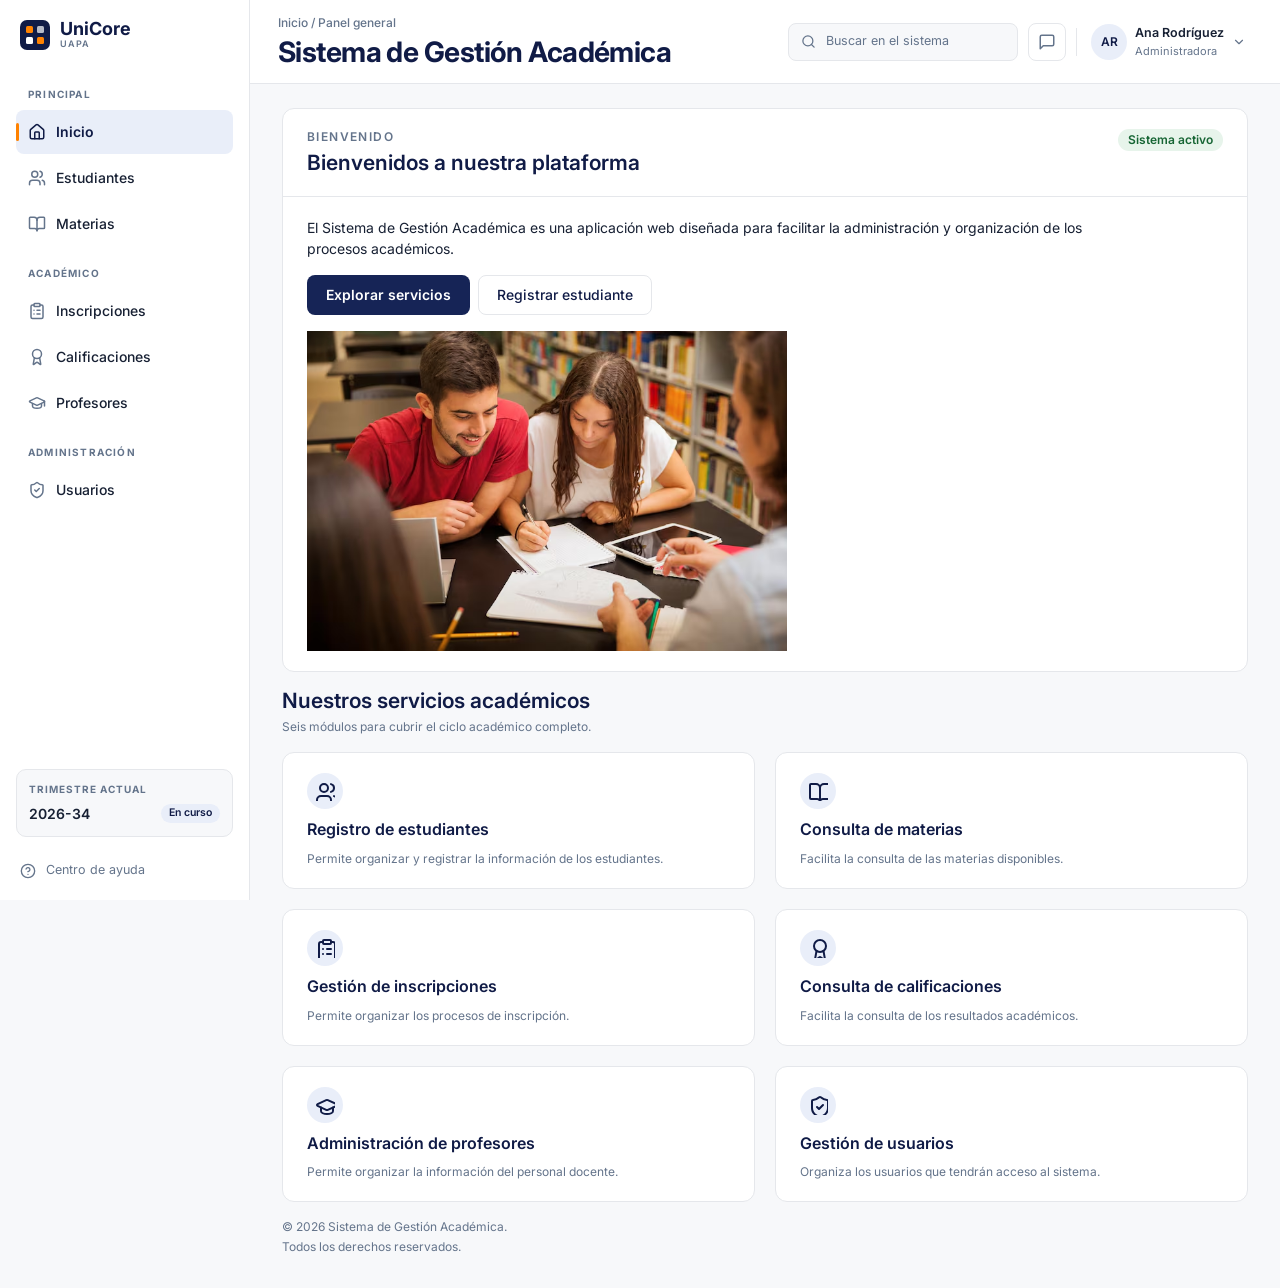
<file: index.html>
<!DOCTYPE html>
<html lang="es">

<head>
    <meta charset="UTF-8">
    <meta name="viewport" content="width=device-width, initial-scale=1.0">

    <title>Inicio · Sistema de Gestión Académica</title>

    <link rel="preconnect" href="https://fonts.googleapis.com">
    <link rel="preconnect" href="https://fonts.gstatic.com" crossorigin>
    <link href="https://fonts.googleapis.com/css2?family=Inter:wght@400;500;600;700&display=swap" rel="stylesheet">
    <link rel="stylesheet" href="css/styles.css">
</head>

<body>

    <div class="app">

        <aside class="sidebar">
            <div class="sidebar__brand">
                <a class="brand" href="index.html">
                    <span class="brand__mark"><span></span><span></span><span></span><span></span></span>
                    <span class="brand__text">
                        <span class="brand__name">UniCore</span>
                        <span class="brand__institution">UAPA</span>
                    </span>
                </a>
            </div>

            <nav aria-label="Principal">
                <div class="nav-group">
                    <p class="nav-label">Principal</p>
                    <a class="nav-item" href="index.html" aria-current="page">
                        <svg class="icon" viewBox="0 0 24 24" aria-hidden="true"><path d="M15 21v-8a1 1 0 0 0-1-1h-4a1 1 0 0 0-1 1v8"/><path d="M3 10a2 2 0 0 1 .709-1.528l7-5.999a2 2 0 0 1 2.582 0l7 5.999A2 2 0 0 1 21 10v9a2 2 0 0 1-2 2H5a2 2 0 0 1-2-2z"/></svg>
                        Inicio
                    </a>
                    <a class="nav-item" href="views/registro.html">
                        <svg class="icon" viewBox="0 0 24 24" aria-hidden="true"><path d="M16 21v-2a4 4 0 0 0-4-4H6a4 4 0 0 0-4 4v2"/><circle cx="9" cy="7" r="4"/><path d="M22 21v-2a4 4 0 0 0-3-3.87"/><path d="M16 3.13a4 4 0 0 1 0 7.75"/></svg>
                        Estudiantes
                    </a>
                    <a class="nav-item" href="#materias">
                        <svg class="icon" viewBox="0 0 24 24" aria-hidden="true"><path d="M12 7v14"/><path d="M3 18a1 1 0 0 1-1-1V4a1 1 0 0 1 1-1h5a4 4 0 0 1 4 4 4 4 0 0 1 4-4h5a1 1 0 0 1 1 1v13a1 1 0 0 1-1 1h-6a3 3 0 0 0-3 3 3 3 0 0 0-3-3z"/></svg>
                        Materias
                    </a>
                </div>

                <div class="nav-group">
                    <p class="nav-label">Académico</p>
                    <a class="nav-item" href="#inscripciones">
                        <svg class="icon" viewBox="0 0 24 24" aria-hidden="true"><rect width="8" height="4" x="8" y="2" rx="1" ry="1"/><path d="M16 4h2a2 2 0 0 1 2 2v14a2 2 0 0 1-2 2H6a2 2 0 0 1-2-2V6a2 2 0 0 1 2-2h2"/><path d="M12 11h4"/><path d="M12 16h4"/><path d="M8 11h.01"/><path d="M8 16h.01"/></svg>
                        Inscripciones
                    </a>
                    <a class="nav-item" href="#calificaciones">
                        <svg class="icon" viewBox="0 0 24 24" aria-hidden="true"><path d="m15.477 12.89 1.515 8.526a.5.5 0 0 1-.81.47l-3.58-2.687a1 1 0 0 0-1.197 0l-3.586 2.686a.5.5 0 0 1-.81-.469l1.514-8.526"/><circle cx="12" cy="8" r="6"/></svg>
                        Calificaciones
                    </a>
                    <a class="nav-item" href="#profesores">
                        <svg class="icon" viewBox="0 0 24 24" aria-hidden="true"><path d="M21.42 10.922a1 1 0 0 0-.019-1.838L12.83 5.18a2 2 0 0 0-1.66 0L2.6 9.08a1 1 0 0 0 0 1.832l8.57 3.908a2 2 0 0 0 1.66 0z"/><path d="M22 10v6"/><path d="M6 12.5V16a6 3 0 0 0 12 0v-3.5"/></svg>
                        Profesores
                    </a>
                </div>

                <div class="nav-group">
                    <p class="nav-label">Administración</p>
                    <a class="nav-item" href="#usuarios">
                        <svg class="icon" viewBox="0 0 24 24" aria-hidden="true"><path d="M20 13c0 5-3.5 7.5-7.66 8.95a1 1 0 0 1-.67-.01C7.5 20.5 4 18 4 13V6a1 1 0 0 1 1-1c2 0 4.5-1.2 6.24-2.72a1.17 1.17 0 0 1 1.52 0C14.51 3.81 17 5 19 5a1 1 0 0 1 1 1z"/><path d="m9 12 2 2 4-4"/></svg>
                        Usuarios
                    </a>
                </div>
            </nav>

            <div class="sidebar__footer">
                <div class="term-card">
                    <span class="term-card__label">Trimestre actual</span>
                    <div class="term-card__row">
                        <span class="term-card__code">2026-34</span>
                        <span class="badge badge-primary badge-sm">En curso</span>
                    </div>
                </div>

                <a class="help-link" href="#">
                    <svg class="icon" viewBox="0 0 24 24" aria-hidden="true"><circle cx="12" cy="12" r="10"/><path d="M9.09 9a3 3 0 0 1 5.83 1c0 2-3 3-3 3"/><path d="M12 17h.01"/></svg>
                    Centro de ayuda
                </a>
            </div>
        </aside>

        <div class="app-main">

            <header class="topbar">
                <div class="topbar__title-group">
                    <p class="breadcrumb">Inicio / Panel general</p>
                    <h1 class="page-title">Sistema de Gestión Académica</h1>
                </div>

                <div class="topbar__actions">
                    <label class="searchbar">
                        <svg class="icon" viewBox="0 0 24 24" aria-hidden="true"><circle cx="11" cy="11" r="8"/><path d="m21 21-4.3-4.3"/></svg>
                        <input aria-label="Buscar en el sistema" placeholder="Buscar en el sistema">
                    </label>

                    <button class="icon-btn" aria-label="Mensajes">
                        <svg class="icon" viewBox="0 0 24 24" aria-hidden="true"><path d="M21 15a2 2 0 0 1-2 2H7l-4 4V5a2 2 0 0 1 2-2h14a2 2 0 0 1 2 2z"/></svg>
                    </button>

                    <span class="topbar__divider"></span>

                    <button class="user-menu" aria-label="Cuenta de Ana Rodríguez">
                        <span class="avatar">AR</span>
                        <span class="user-menu__data">
                            <span class="user-menu__name">Ana Rodríguez</span>
                            <span class="user-menu__role">Administradora</span>
                        </span>
                        <svg class="icon" viewBox="0 0 24 24" aria-hidden="true"><path d="m6 9 6 6 6-6"/></svg>
                    </button>
                </div>
            </header>

            <header class="mobile-topbar">
                <div class="mobile-topbar__left">
                    <button class="icon-btn" data-nav-toggle aria-label="Abrir menú">
                        <svg class="icon" viewBox="0 0 24 24" aria-hidden="true"><path d="M4 6h16"/><path d="M4 12h16"/><path d="M4 18h16"/></svg>
                    </button>
                    <span class="mobile-topbar__title">Inicio</span>
                </div>

                <div class="mobile-topbar__actions">
                    <button class="icon-btn" aria-label="Mensajes">
                        <svg class="icon" viewBox="0 0 24 24" aria-hidden="true"><path d="M21 15a2 2 0 0 1-2 2H7l-4 4V5a2 2 0 0 1 2-2h14a2 2 0 0 1 2 2z"/></svg>
                    </button>
                </div>
            </header>

            <main class="content">

                <article class="card" id="inicio">
                    <div class="card-header">
                        <div class="stack" style="--stack-gap: 4px">
                            <span class="kicker">Bienvenido</span>
                            <h2 class="section-title">Bienvenidos a nuestra plataforma</h2>
                        </div>
                        <span class="badge badge-success">Sistema activo</span>
                    </div>

                    <div class="card-body stack" style="--stack-gap: 16px">
                        <p class="text-body">
                            El Sistema de Gestión Académica es una aplicación
                            web diseñada para facilitar la administración
                            y organización de los procesos académicos.
                        </p>

                        <div class="cluster">
                            <a class="btn btn-primary" href="#servicios">Explorar servicios</a>
                            <a class="btn btn-secondary" href="views/registro.html">Registrar estudiante</a>
                        </div>

                        <img src="assets/img/educacion.jpg"
                             alt="Estudiantes en un entorno educativo"
                             width="480">
                    </div>
                </article>

                <section id="servicios" class="stack">
                    <div class="row-between">
                        <div class="stack" style="--stack-gap: 4px">
                            <h2 class="section-title">Nuestros servicios académicos</h2>
                            <p class="text-support">Seis módulos para cubrir el ciclo académico completo.</p>
                        </div>
                    </div>

                    <div class="grid-cards">
                        <article class="card" id="estudiantes">
                            <div class="card-body stack" style="--stack-gap: 10px">
                                <span class="avatar">
                                    <svg class="icon icon-lg" aria-hidden="true"><path d="M16 21v-2a4 4 0 0 0-4-4H6a4 4 0 0 0-4 4v2"/><circle cx="9" cy="7" r="4"/><path d="M22 21v-2a4 4 0 0 0-3-3.87"/><path d="M16 3.13a4 4 0 0 1 0 7.75"/></svg>
                                </span>
                                <h3 class="card-title">Registro de estudiantes</h3>
                                <p class="text-support">Permite organizar y registrar la información de los estudiantes.</p>
                            </div>
                        </article>

                        <article class="card" id="materias">
                            <div class="card-body stack" style="--stack-gap: 10px">
                                <span class="avatar">
                                    <svg class="icon icon-lg" aria-hidden="true"><path d="M12 7v14"/><path d="M3 18a1 1 0 0 1-1-1V4a1 1 0 0 1 1-1h5a4 4 0 0 1 4 4 4 4 0 0 1 4-4h5a1 1 0 0 1 1 1v13a1 1 0 0 1-1 1h-6a3 3 0 0 0-3 3 3 3 0 0 0-3-3z"/></svg>
                                </span>
                                <h3 class="card-title">Consulta de materias</h3>
                                <p class="text-support">Facilita la consulta de las materias disponibles.</p>
                            </div>
                        </article>

                        <article class="card" id="inscripciones">
                            <div class="card-body stack" style="--stack-gap: 10px">
                                <span class="avatar">
                                    <svg class="icon icon-lg" aria-hidden="true"><rect width="8" height="4" x="8" y="2" rx="1" ry="1"/><path d="M16 4h2a2 2 0 0 1 2 2v14a2 2 0 0 1-2 2H6a2 2 0 0 1-2-2V6a2 2 0 0 1 2-2h2"/><path d="M12 11h4"/><path d="M12 16h4"/><path d="M8 11h.01"/><path d="M8 16h.01"/></svg>
                                </span>
                                <h3 class="card-title">Gestión de inscripciones</h3>
                                <p class="text-support">Permite organizar los procesos de inscripción.</p>
                            </div>
                        </article>

                        <article class="card" id="calificaciones">
                            <div class="card-body stack" style="--stack-gap: 10px">
                                <span class="avatar">
                                    <svg class="icon icon-lg" aria-hidden="true"><path d="m15.477 12.89 1.515 8.526a.5.5 0 0 1-.81.47l-3.58-2.687a1 1 0 0 0-1.197 0l-3.586 2.686a.5.5 0 0 1-.81-.469l1.514-8.526"/><circle cx="12" cy="8" r="6"/></svg>
                                </span>
                                <h3 class="card-title">Consulta de calificaciones</h3>
                                <p class="text-support">Facilita la consulta de los resultados académicos.</p>
                            </div>
                        </article>

                        <article class="card" id="profesores">
                            <div class="card-body stack" style="--stack-gap: 10px">
                                <span class="avatar">
                                    <svg class="icon icon-lg" aria-hidden="true"><path d="M21.42 10.922a1 1 0 0 0-.019-1.838L12.83 5.18a2 2 0 0 0-1.66 0L2.6 9.08a1 1 0 0 0 0 1.832l8.57 3.908a2 2 0 0 0 1.66 0z"/><path d="M22 10v6"/><path d="M6 12.5V16a6 3 0 0 0 12 0v-3.5"/></svg>
                                </span>
                                <h3 class="card-title">Administración de profesores</h3>
                                <p class="text-support">Permite organizar la información del personal docente.</p>
                            </div>
                        </article>

                        <article class="card" id="usuarios">
                            <div class="card-body stack" style="--stack-gap: 10px">
                                <span class="avatar">
                                    <svg class="icon icon-lg" aria-hidden="true"><path d="M20 13c0 5-3.5 7.5-7.66 8.95a1 1 0 0 1-.67-.01C7.5 20.5 4 18 4 13V6a1 1 0 0 1 1-1c2 0 4.5-1.2 6.24-2.72a1.17 1.17 0 0 1 1.52 0C14.51 3.81 17 5 19 5a1 1 0 0 1 1 1z"/><path d="m9 12 2 2 4-4"/></svg>
                                </span>
                                <h3 class="card-title">Gestión de usuarios</h3>
                                <p class="text-support">Organiza los usuarios que tendrán acceso al sistema.</p>
                            </div>
                        </article>
                    </div>
                </section>

                <footer class="stack" style="--stack-gap: 2px">
                    <p class="text-support">© 2026 Sistema de Gestión Académica.</p>
                    <p class="text-support">Todos los derechos reservados.</p>
                </footer>

            </main>

            <nav class="bottom-nav" aria-label="Navegación móvil">
                <a class="bottom-nav__item" href="index.html" aria-current="page">
                    <svg class="icon" viewBox="0 0 24 24" aria-hidden="true"><path d="M15 21v-8a1 1 0 0 0-1-1h-4a1 1 0 0 0-1 1v8"/><path d="M3 10a2 2 0 0 1 .709-1.528l7-5.999a2 2 0 0 1 2.582 0l7 5.999A2 2 0 0 1 21 10v9a2 2 0 0 1-2 2H5a2 2 0 0 1-2-2z"/></svg>
                    <span>Inicio</span>
                </a>
                <a class="bottom-nav__item" href="#materias">
                    <svg class="icon" viewBox="0 0 24 24" aria-hidden="true"><path d="M12 7v14"/><path d="M3 18a1 1 0 0 1-1-1V4a1 1 0 0 1 1-1h5a4 4 0 0 1 4 4 4 4 0 0 1 4-4h5a1 1 0 0 1 1 1v13a1 1 0 0 1-1 1h-6a3 3 0 0 0-3 3 3 3 0 0 0-3-3z"/></svg>
                    <span>Materias</span>
                </a>
                <a class="bottom-nav__item" href="#inscripciones">
                    <svg class="icon" viewBox="0 0 24 24" aria-hidden="true"><rect width="8" height="4" x="8" y="2" rx="1" ry="1"/><path d="M16 4h2a2 2 0 0 1 2 2v14a2 2 0 0 1-2 2H6a2 2 0 0 1-2-2V6a2 2 0 0 1 2-2h2"/><path d="M12 11h4"/><path d="M12 16h4"/><path d="M8 11h.01"/><path d="M8 16h.01"/></svg>
                    <span>Inscripciones</span>
                </a>
                <a class="bottom-nav__item" href="#usuarios">
                    <svg class="icon" viewBox="0 0 24 24" aria-hidden="true"><path d="M20 13c0 5-3.5 7.5-7.66 8.95a1 1 0 0 1-.67-.01C7.5 20.5 4 18 4 13V6a1 1 0 0 1 1-1c2 0 4.5-1.2 6.24-2.72a1.17 1.17 0 0 1 1.52 0C14.51 3.81 17 5 19 5a1 1 0 0 1 1 1z"/><path d="m9 12 2 2 4-4"/></svg>
                    <span>Usuarios</span>
                </a>
            </nav>

        </div>
    </div>

    <script>
        const app = document.querySelector(".app");
        const navToggle = document.querySelector("[data-nav-toggle]");

        navToggle?.addEventListener("click", () => {
            app.dataset.nav = app.dataset.nav === "open" ? "closed" : "open";
        });

        app?.addEventListener("click", (event) => {
            if (app.dataset.nav === "open" && !event.target.closest(".sidebar")) {
                app.dataset.nav = "closed";
            }
        });
    </script>

</body>

</html>
</file>
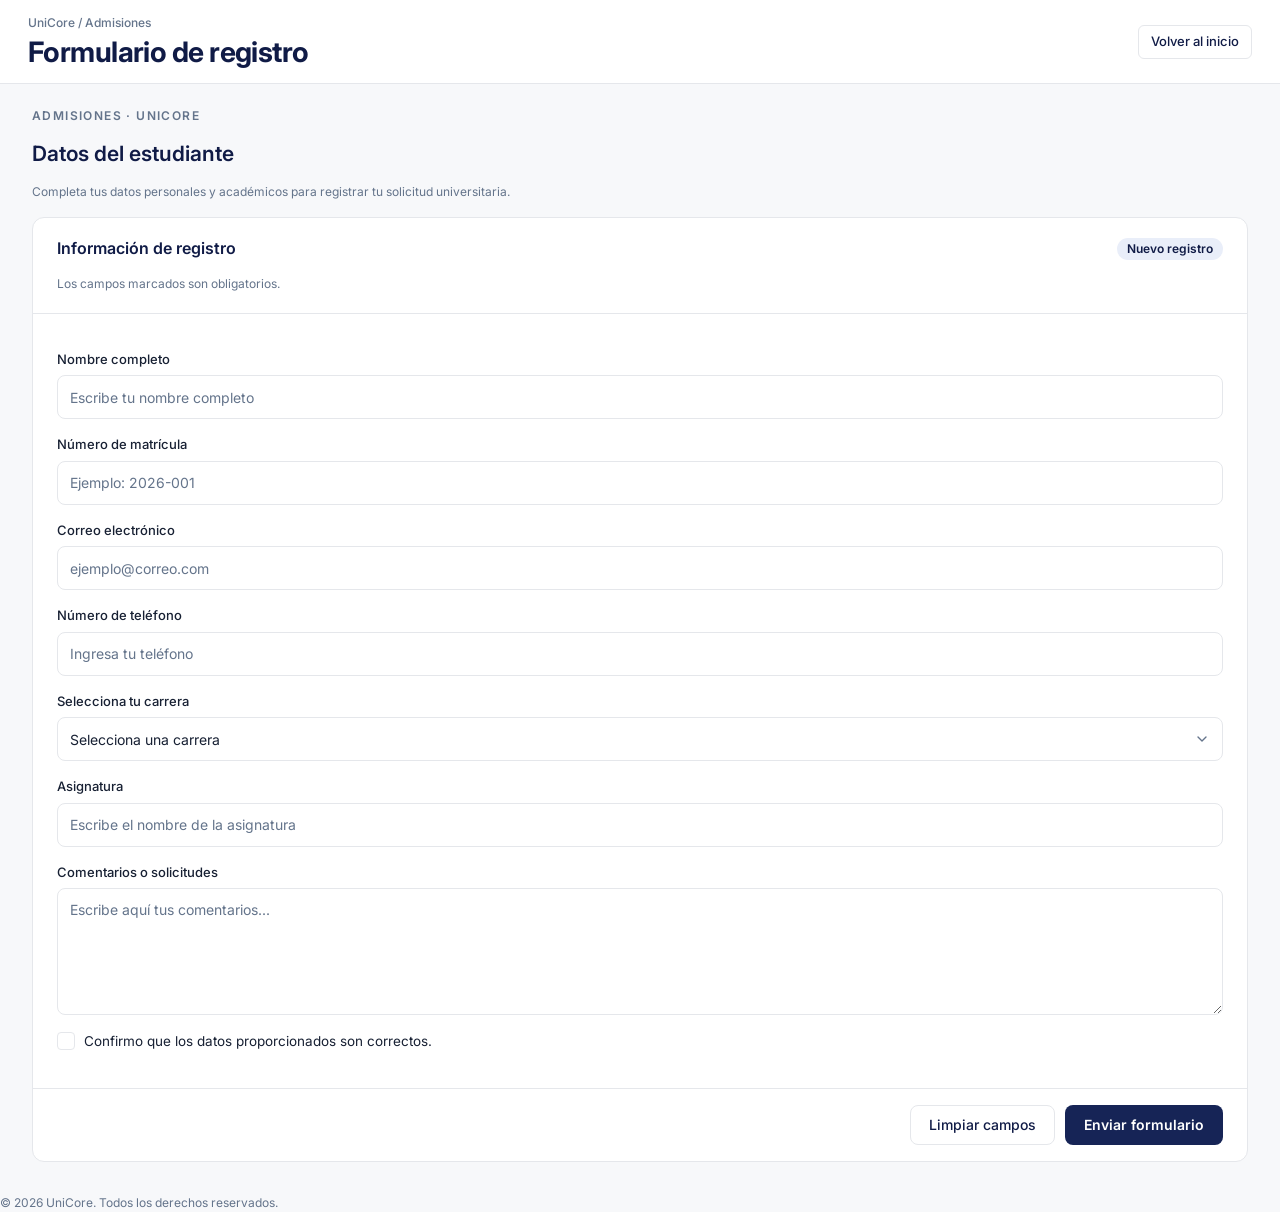
<file: formulario.html>
<!DOCTYPE html>
<html lang="es">
<head>
    <meta charset="UTF-8">
    <meta name="viewport" content="width=device-width, initial-scale=1.0">
    <meta name="description" content="Formulario de registro de estudiantes de UniCore.">
    <title>Formulario de registro | UniCore</title>

    <link rel="preconnect" href="https://fonts.googleapis.com">
    <link rel="preconnect" href="https://fonts.gstatic.com" crossorigin>
    <link href="https://fonts.googleapis.com/css2?family=Inter:wght@400;500;600;700&display=swap" rel="stylesheet">
    <link rel="stylesheet" href="css/styles.css">
</head>
<body>
    <div class="app-main">
        <header class="topbar">
            <div class="topbar__title-group">
                <p class="breadcrumb">UniCore / Admisiones</p>
                <h1 class="page-title">Formulario de registro</h1>
            </div>
            <a class="btn btn-secondary btn-sm" href="index.html">Volver al inicio</a>
        </header>

        <header class="mobile-topbar">
            <div class="mobile-topbar__left">
                <a class="btn btn-icon" href="index.html" aria-label="Volver al inicio">←</a>
                <span class="mobile-topbar__title">Formulario de registro</span>
            </div>
        </header>

        <main class="content">
            <section class="stack">
                <div class="stack">
                    <span class="kicker">Admisiones · UniCore</span>
                    <h2 class="section-title">Datos del estudiante</h2>
                    <p class="text-support">Completa tus datos personales y académicos para registrar tu solicitud universitaria.</p>
                </div>

                <form class="card stack" action="#" method="post">
                    <div class="card-header">
                        <div class="stack">
                            <h2 class="card-title">Información de registro</h2>
                            <p class="text-support">Los campos marcados son obligatorios.</p>
                        </div>
                        <span class="badge badge-primary">Nuevo registro</span>
                    </div>

                    <div class="card-body stack">
                        <label class="field" for="nombre">
                            <span class="label">Nombre completo</span>
                            <input class="input" type="text" id="nombre" name="nombre"
                                placeholder="Escribe tu nombre completo" autocomplete="name" required>
                        </label>

                        <label class="field" for="matricula">
                            <span class="label">Número de matrícula</span>
                            <input class="input" type="text" id="matricula" name="matricula"
                                placeholder="Ejemplo: 2026-001" required>
                        </label>

                        <label class="field" for="correo">
                            <span class="label">Correo electrónico</span>
                            <input class="input" type="email" id="correo" name="correo"
                                placeholder="ejemplo@correo.com" autocomplete="email" required>
                        </label>

                        <label class="field" for="telefono">
                            <span class="label">Número de teléfono</span>
                            <input class="input" type="tel" id="telefono" name="telefono"
                                placeholder="Ingresa tu teléfono" autocomplete="tel" required>
                        </label>

                        <label class="field" for="carrera">
                            <span class="label">Selecciona tu carrera</span>
                            <select class="select" id="carrera" name="carrera" required>
                                <option value="">Selecciona una carrera</option>
                                <option value="Informatica">Informática</option>
                                <option value="Administracion">Administración</option>
                                <option value="Contabilidad">Contabilidad</option>
                                <option value="Educacion">Educación</option>
                                <option value="Derecho">Derecho</option>
                            </select>
                        </label>

                        <label class="field" for="asignatura">
                            <span class="label">Asignatura</span>
                            <input class="input" type="text" id="asignatura" name="asignatura"
                                placeholder="Escribe el nombre de la asignatura" required>
                        </label>

                        <label class="field" for="comentarios">
                            <span class="label">Comentarios o solicitudes</span>
                            <textarea class="textarea" id="comentarios" name="comentarios" rows="5"
                                placeholder="Escribe aquí tus comentarios..."></textarea>
                        </label>

                        <label class="check">
                            <input type="checkbox" name="aceptacion" required>
                            <span class="check__box" aria-hidden="true"></span>
                            <span>Confirmo que los datos proporcionados son correctos.</span>
                        </label>
                    </div>

                    <div class="card-footer cluster">
                        <button class="btn btn-secondary" type="reset">Limpiar campos</button>
                        <button class="btn btn-primary" type="submit">Enviar formulario</button>
                    </div>
                </form>
            </section>
        </main>

        <footer class="text-support">
            © 2026 UniCore. Todos los derechos reservados.
        </footer>
    </div>
</body>
</html>
</file>
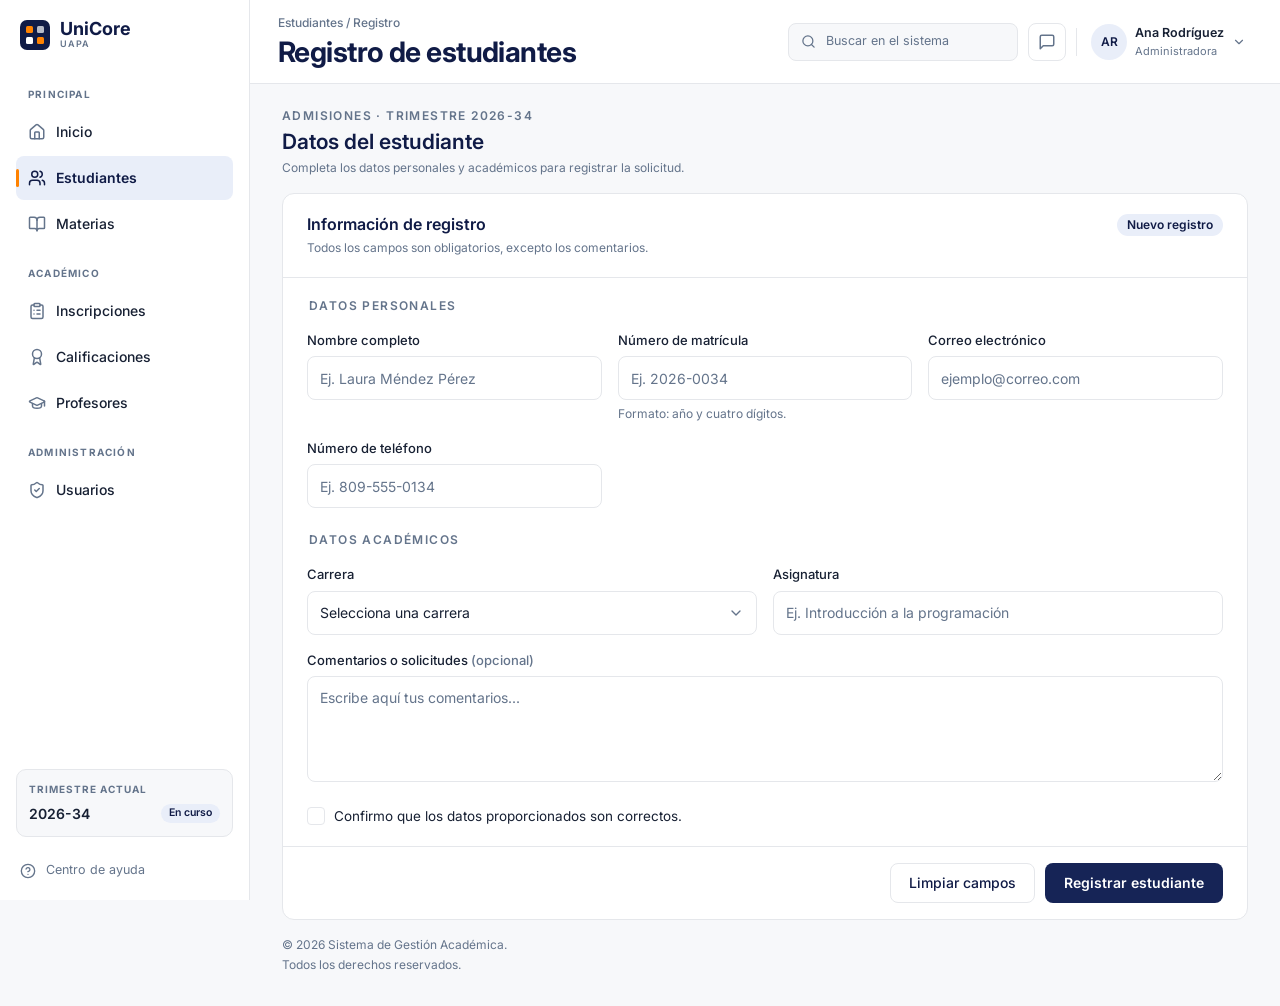
<file: registro.html>
<!DOCTYPE html>
<html lang="es">

<head>
    <meta charset="UTF-8">
    <meta name="viewport" content="width=device-width, initial-scale=1.0">

    <title>Registro de estudiantes · Sistema de Gestión Académica</title>
    <meta name="description" content="Formulario de registro de estudiantes de UniCore.">

    <link rel="preconnect" href="https://fonts.googleapis.com">
    <link rel="preconnect" href="https://fonts.gstatic.com" crossorigin>
    <link href="https://fonts.googleapis.com/css2?family=Inter:wght@400;500;600;700&display=swap" rel="stylesheet">
    <link rel="stylesheet" href="css/styles.css">
</head>

<body>

    <div class="app">

        <aside class="sidebar">
            <div class="sidebar__brand">
                <a class="brand" href="index.html">
                    <span class="brand__mark"><span></span><span></span><span></span><span></span></span>
                    <span class="brand__text">
                        <span class="brand__name">UniCore</span>
                        <span class="brand__institution">UAPA</span>
                    </span>
                </a>
            </div>

            <nav aria-label="Principal">
                <div class="nav-group">
                    <p class="nav-label">Principal</p>
                    <a class="nav-item" href="index.html">
                        <svg class="icon" viewBox="0 0 24 24" aria-hidden="true"><path d="M15 21v-8a1 1 0 0 0-1-1h-4a1 1 0 0 0-1 1v8"/><path d="M3 10a2 2 0 0 1 .709-1.528l7-5.999a2 2 0 0 1 2.582 0l7 5.999A2 2 0 0 1 21 10v9a2 2 0 0 1-2 2H5a2 2 0 0 1-2-2z"/></svg>
                        Inicio
                    </a>
                    <a class="nav-item" href="registro.html" aria-current="page">
                        <svg class="icon" viewBox="0 0 24 24" aria-hidden="true"><path d="M16 21v-2a4 4 0 0 0-4-4H6a4 4 0 0 0-4 4v2"/><circle cx="9" cy="7" r="4"/><path d="M22 21v-2a4 4 0 0 0-3-3.87"/><path d="M16 3.13a4 4 0 0 1 0 7.75"/></svg>
                        Estudiantes
                    </a>
                    <a class="nav-item" href="index.html#materias">
                        <svg class="icon" viewBox="0 0 24 24" aria-hidden="true"><path d="M12 7v14"/><path d="M3 18a1 1 0 0 1-1-1V4a1 1 0 0 1 1-1h5a4 4 0 0 1 4 4 4 4 0 0 1 4-4h5a1 1 0 0 1 1 1v13a1 1 0 0 1-1 1h-6a3 3 0 0 0-3 3 3 3 0 0 0-3-3z"/></svg>
                        Materias
                    </a>
                </div>

                <div class="nav-group">
                    <p class="nav-label">Académico</p>
                    <a class="nav-item" href="index.html#inscripciones">
                        <svg class="icon" viewBox="0 0 24 24" aria-hidden="true"><rect width="8" height="4" x="8" y="2" rx="1" ry="1"/><path d="M16 4h2a2 2 0 0 1 2 2v14a2 2 0 0 1-2 2H6a2 2 0 0 1-2-2V6a2 2 0 0 1 2-2h2"/><path d="M12 11h4"/><path d="M12 16h4"/><path d="M8 11h.01"/><path d="M8 16h.01"/></svg>
                        Inscripciones
                    </a>
                    <a class="nav-item" href="index.html#calificaciones">
                        <svg class="icon" viewBox="0 0 24 24" aria-hidden="true"><path d="m15.477 12.89 1.515 8.526a.5.5 0 0 1-.81.47l-3.58-2.687a1 1 0 0 0-1.197 0l-3.586 2.686a.5.5 0 0 1-.81-.469l1.514-8.526"/><circle cx="12" cy="8" r="6"/></svg>
                        Calificaciones
                    </a>
                    <a class="nav-item" href="index.html#profesores">
                        <svg class="icon" viewBox="0 0 24 24" aria-hidden="true"><path d="M21.42 10.922a1 1 0 0 0-.019-1.838L12.83 5.18a2 2 0 0 0-1.66 0L2.6 9.08a1 1 0 0 0 0 1.832l8.57 3.908a2 2 0 0 0 1.66 0z"/><path d="M22 10v6"/><path d="M6 12.5V16a6 3 0 0 0 12 0v-3.5"/></svg>
                        Profesores
                    </a>
                </div>

                <div class="nav-group">
                    <p class="nav-label">Administración</p>
                    <a class="nav-item" href="index.html#usuarios">
                        <svg class="icon" viewBox="0 0 24 24" aria-hidden="true"><path d="M20 13c0 5-3.5 7.5-7.66 8.95a1 1 0 0 1-.67-.01C7.5 20.5 4 18 4 13V6a1 1 0 0 1 1-1c2 0 4.5-1.2 6.24-2.72a1.17 1.17 0 0 1 1.52 0C14.51 3.81 17 5 19 5a1 1 0 0 1 1 1z"/><path d="m9 12 2 2 4-4"/></svg>
                        Usuarios
                    </a>
                </div>
            </nav>

            <div class="sidebar__footer">
                <div class="term-card">
                    <span class="term-card__label">Trimestre actual</span>
                    <div class="term-card__row">
                        <span class="term-card__code">2026-34</span>
                        <span class="badge badge-primary badge-sm">En curso</span>
                    </div>
                </div>

                <a class="help-link" href="#">
                    <svg class="icon" viewBox="0 0 24 24" aria-hidden="true"><circle cx="12" cy="12" r="10"/><path d="M9.09 9a3 3 0 0 1 5.83 1c0 2-3 3-3 3"/><path d="M12 17h.01"/></svg>
                    Centro de ayuda
                </a>
            </div>
        </aside>

        <div class="app-main">

            <header class="topbar">
                <div class="topbar__title-group">
                    <p class="breadcrumb">Estudiantes / Registro</p>
                    <h1 class="page-title">Registro de estudiantes</h1>
                </div>

                <div class="topbar__actions">
                    <label class="searchbar">
                        <svg class="icon" viewBox="0 0 24 24" aria-hidden="true"><circle cx="11" cy="11" r="8"/><path d="m21 21-4.3-4.3"/></svg>
                        <input aria-label="Buscar en el sistema" placeholder="Buscar en el sistema">
                    </label>

                    <button class="icon-btn" aria-label="Mensajes">
                        <svg class="icon" viewBox="0 0 24 24" aria-hidden="true"><path d="M21 15a2 2 0 0 1-2 2H7l-4 4V5a2 2 0 0 1 2-2h14a2 2 0 0 1 2 2z"/></svg>
                    </button>

                    <span class="topbar__divider"></span>

                    <button class="user-menu" aria-label="Cuenta de Ana Rodríguez">
                        <span class="avatar">AR</span>
                        <span class="user-menu__data">
                            <span class="user-menu__name">Ana Rodríguez</span>
                            <span class="user-menu__role">Administradora</span>
                        </span>
                        <svg class="icon" viewBox="0 0 24 24" aria-hidden="true"><path d="m6 9 6 6 6-6"/></svg>
                    </button>
                </div>
            </header>

            <header class="mobile-topbar">
                <div class="mobile-topbar__left">
                    <button class="icon-btn" data-nav-toggle aria-label="Abrir menú">
                        <svg class="icon" viewBox="0 0 24 24" aria-hidden="true"><path d="M4 6h16"/><path d="M4 12h16"/><path d="M4 18h16"/></svg>
                    </button>
                    <span class="mobile-topbar__title">Registro</span>
                </div>

                <div class="mobile-topbar__actions">
                    <button class="icon-btn" aria-label="Mensajes">
                        <svg class="icon" viewBox="0 0 24 24" aria-hidden="true"><path d="M21 15a2 2 0 0 1-2 2H7l-4 4V5a2 2 0 0 1 2-2h14a2 2 0 0 1 2 2z"/></svg>
                    </button>
                </div>
            </header>

            <main class="content">

                <div class="row-between">
                    <div class="stack" style="--stack-gap: 4px">
                        <span class="kicker">Admisiones · Trimestre 2026-34</span>
                        <h2 class="section-title">Datos del estudiante</h2>
                        <p class="text-support">Completa los datos personales y académicos para registrar la solicitud.</p>
                    </div>
                </div>

                <div class="alert alert--success" role="status" data-form-success hidden>
                    <svg class="icon" viewBox="0 0 24 24" aria-hidden="true"><circle cx="12" cy="12" r="10"/><path d="m9 12 2 2 4-4"/></svg>
                    Registro enviado. El estudiante recibirá la confirmación por correo.
                </div>

                <form class="card" action="#" method="post" novalidate data-registration-form>
                    <div class="card-header">
                        <div class="stack" style="--stack-gap: 4px">
                            <h3 class="card-title">Información de registro</h3>
                            <p class="text-support">Todos los campos son obligatorios, excepto los comentarios.</p>
                        </div>
                        <span class="badge badge-primary">Nuevo registro</span>
                    </div>

                    <div class="card-body stack" style="--stack-gap: 24px">

                        <fieldset>
                            <legend class="kicker" style="margin-bottom: 16px">Datos personales</legend>

                            <div class="grid" style="grid-template-columns: repeat(auto-fit, minmax(260px, 1fr)); align-items: start">
                                <label class="field">
                                    <span class="label">Nombre completo</span>
                                    <input class="input" type="text" id="nombre" name="nombre"
                                        placeholder="Ej. Laura Méndez Pérez" autocomplete="name"
                                        aria-describedby="nombre-error" required>
                                    <small class="field-error" id="nombre-error" hidden>Escribe el nombre completo.</small>
                                </label>

                                <label class="field">
                                    <span class="label">Número de matrícula</span>
                                    <input class="input" type="text" id="matricula" name="matricula"
                                        placeholder="Ej. 2026-0034" pattern="\d{4}-\d{4}" inputmode="numeric"
                                        aria-describedby="matricula-help matricula-error" required>
                                    <small class="help" id="matricula-help">Formato: año y cuatro dígitos.</small>
                                    <small class="field-error" id="matricula-error" hidden>Usa el formato 2026-0034.</small>
                                </label>

                                <label class="field">
                                    <span class="label">Correo electrónico</span>
                                    <input class="input" type="email" id="correo" name="correo"
                                        placeholder="ejemplo@correo.com" autocomplete="email"
                                        aria-describedby="correo-error" required>
                                    <small class="field-error" id="correo-error" hidden>Escribe un correo válido.</small>
                                </label>

                                <label class="field">
                                    <span class="label">Número de teléfono</span>
                                    <input class="input" type="tel" id="telefono" name="telefono"
                                        placeholder="Ej. 809-555-0134" autocomplete="tel"
                                        pattern="[0-9 \(\)\-+]{10,20}" aria-describedby="telefono-error" required>
                                    <small class="field-error" id="telefono-error" hidden>Escribe un teléfono de al menos 10 dígitos.</small>
                                </label>
                            </div>
                        </fieldset>

                        <fieldset>
                            <legend class="kicker" style="margin-bottom: 16px">Datos académicos</legend>

                            <div class="stack" style="--stack-gap: 16px">
                                <div class="grid" style="grid-template-columns: repeat(auto-fit, minmax(260px, 1fr)); align-items: start">
                                    <label class="field">
                                        <span class="label">Carrera</span>
                                        <select class="select" id="carrera" name="carrera"
                                            aria-describedby="carrera-error" required>
                                            <option value="">Selecciona una carrera</option>
                                            <option value="lic-administracion-empresas">Licenciatura en Administración de Empresas</option>
                                            <option value="lic-administracion-empresas-turisticas">Licenciatura en Administración de Empresas Turísticas</option>
                                            <option value="lic-contabilidad-empresarial">Licenciatura en Contabilidad Empresarial</option>
                                            <option value="lic-mercadeo">Licenciatura en Mercadeo</option>
                                            <option value="lic-lenguas-modernas-turismo">Licenciatura en Lenguas Modernas, Mención Turismo</option>
                                            <option value="lic-ciencia-datos">Licenciatura en Ciencia de Datos</option>
                                            <option value="lic-informatica-gerencial">Licenciatura en Informática Gerencial</option>
                                            <option value="ing-software">Ingeniería en Software</option>
                                            <option value="lic-enfermeria">Licenciatura en Enfermería</option>
                                            <option value="lic-psicologia">Licenciatura en Psicología</option>
                                            <option value="lic-psicologia-clinica">Licenciatura en Psicología Clínica</option>
                                            <option value="lic-psicologia-educativa">Licenciatura en Psicología Educativa</option>
                                            <option value="lic-psicologia-industrial">Licenciatura en Psicología Industrial</option>
                                            <option value="lic-educacion-artistica">Licenciatura en Educación Artística</option>
                                            <option value="lic-educacion-inicial">Licenciatura en Educación Inicial</option>
                                            <option value="lic-educacion-primaria-primer-ciclo">Licenciatura en Educación Primaria, Primer Ciclo</option>
                                            <option value="edu-lenguas-extranjeras-ingles">Educación, Mención Lenguas Extranjeras: Inglés</option>
                                            <option value="edu-lenguas-extranjeras-frances">Educación, Mención Lenguas Extranjeras: Francés</option>
                                            <option value="edu-secundaria-lengua-espanola-literatura">Educación Secundaria: Lengua Española y Literatura</option>
                                            <option value="edu-secundaria-matematica-fisica">Educación Secundaria: Matemática y Física</option>
                                            <option value="edu-secundaria-ciencias-sociales">Educación Secundaria: Ciencias Sociales</option>
                                            <option value="lic-derecho">Licenciatura en Derecho</option>
                                            <option value="lic-periodismo-digital">Licenciatura en Periodismo Digital</option>
                                            <option value="ts-agrimensura">Técnico Superior en Agrimensura</option>
                                            <option value="ts-gestion-servicios-viajes-eventos">Técnico Superior en Gestión de Servicios de Viajes y Eventos</option>
                                        </select>
                                        <small class="field-error" id="carrera-error" hidden>Selecciona una carrera.</small>
                                    </label>

                                    <label class="field">
                                        <span class="label">Asignatura</span>
                                        <input class="input" type="text" id="asignatura" name="asignatura"
                                            placeholder="Ej. Introducción a la programación"
                                            aria-describedby="asignatura-error" required>
                                        <small class="field-error" id="asignatura-error" hidden>Escribe el nombre de la asignatura.</small>
                                    </label>
                                </div>

                                <label class="field">
                                    <span class="label">Comentarios o solicitudes <span class="text-muted">(opcional)</span></span>
                                    <textarea class="textarea" id="comentarios" name="comentarios" rows="4"
                                        placeholder="Escribe aquí tus comentarios..."></textarea>
                                </label>
                            </div>
                        </fieldset>

                        <div class="stack" style="--stack-gap: 6px">
                            <label class="check">
                                <input type="checkbox" id="aceptacion" name="aceptacion"
                                    aria-describedby="aceptacion-error" required>
                                <span class="check__box"><svg class="icon" viewBox="0 0 24 24" aria-hidden="true"><path d="M20 6 9 17l-5-5"/></svg></span>
                                Confirmo que los datos proporcionados son correctos.
                            </label>
                            <small class="field-error" id="aceptacion-error" hidden>Confirma los datos para continuar.</small>
                        </div>
                    </div>

                    <div class="card-footer">
                        <button class="btn btn-secondary" type="reset">Limpiar campos</button>
                        <button class="btn btn-primary" type="submit">Registrar estudiante</button>
                    </div>
                </form>

                <footer class="stack" style="--stack-gap: 2px">
                    <p class="text-support">© 2026 Sistema de Gestión Académica.</p>
                    <p class="text-support">Todos los derechos reservados.</p>
                </footer>

            </main>

            <nav class="bottom-nav" aria-label="Navegación móvil">
                <a class="bottom-nav__item" href="index.html">
                    <svg class="icon" viewBox="0 0 24 24" aria-hidden="true"><path d="M15 21v-8a1 1 0 0 0-1-1h-4a1 1 0 0 0-1 1v8"/><path d="M3 10a2 2 0 0 1 .709-1.528l7-5.999a2 2 0 0 1 2.582 0l7 5.999A2 2 0 0 1 21 10v9a2 2 0 0 1-2 2H5a2 2 0 0 1-2-2z"/></svg>
                    <span>Inicio</span>
                </a>
                <a class="bottom-nav__item" href="index.html#materias">
                    <svg class="icon" viewBox="0 0 24 24" aria-hidden="true"><path d="M12 7v14"/><path d="M3 18a1 1 0 0 1-1-1V4a1 1 0 0 1 1-1h5a4 4 0 0 1 4 4 4 4 0 0 1 4-4h5a1 1 0 0 1 1 1v13a1 1 0 0 1-1 1h-6a3 3 0 0 0-3 3 3 3 0 0 0-3-3z"/></svg>
                    <span>Materias</span>
                </a>
                <a class="bottom-nav__item" href="index.html#inscripciones">
                    <svg class="icon" viewBox="0 0 24 24" aria-hidden="true"><rect width="8" height="4" x="8" y="2" rx="1" ry="1"/><path d="M16 4h2a2 2 0 0 1 2 2v14a2 2 0 0 1-2 2H6a2 2 0 0 1-2-2V6a2 2 0 0 1 2-2h2"/><path d="M12 11h4"/><path d="M12 16h4"/><path d="M8 11h.01"/><path d="M8 16h.01"/></svg>
                    <span>Inscripciones</span>
                </a>
                <a class="bottom-nav__item" href="index.html#usuarios">
                    <svg class="icon" viewBox="0 0 24 24" aria-hidden="true"><path d="M20 13c0 5-3.5 7.5-7.66 8.95a1 1 0 0 1-.67-.01C7.5 20.5 4 18 4 13V6a1 1 0 0 1 1-1c2 0 4.5-1.2 6.24-2.72a1.17 1.17 0 0 1 1.52 0C14.51 3.81 17 5 19 5a1 1 0 0 1 1 1z"/><path d="m9 12 2 2 4-4"/></svg>
                    <span>Usuarios</span>
                </a>
            </nav>

        </div>
    </div>

    <script>
        const app = document.querySelector(".app");
        const navToggle = document.querySelector("[data-nav-toggle]");

        navToggle?.addEventListener("click", () => {
            app.dataset.nav = app.dataset.nav === "open" ? "closed" : "open";
        });

        app?.addEventListener("click", (event) => {
            if (app.dataset.nav === "open" && !event.target.closest(".sidebar")) {
                app.dataset.nav = "closed";
            }
        });

        const form = document.querySelector("[data-registration-form]");
        const success = document.querySelector("[data-form-success]");

        const showValidity = (control) => {
            const error = document.getElementById(`${control.id}-error`);
            const invalid = !control.checkValidity();
            if (invalid) control.setAttribute("aria-invalid", "true");
            else control.removeAttribute("aria-invalid");
            if (error) error.hidden = !invalid;
            return invalid;
        };

        form?.addEventListener("submit", (event) => {
            event.preventDefault();
            const invalid = [...form.elements].filter((control) => control.required && showValidity(control));

            if (invalid.length) {
                success.hidden = true;
                invalid[0].focus({ preventScroll: true });
                invalid[0].scrollIntoView({ behavior: "smooth", block: "center" });
                return;
            }

            form.reset();
            success.hidden = false;
            success.scrollIntoView({ behavior: "smooth", block: "center" });
        });

        form?.addEventListener("input", ({ target }) => {
            if (target.getAttribute("aria-invalid") === "true") showValidity(target);
        });

        form?.addEventListener("reset", () => {
            form.querySelectorAll("[aria-invalid]").forEach((control) => control.removeAttribute("aria-invalid"));
            form.querySelectorAll(".field-error").forEach((error) => (error.hidden = true));
        });
    </script>

</body>

</html>
</file>
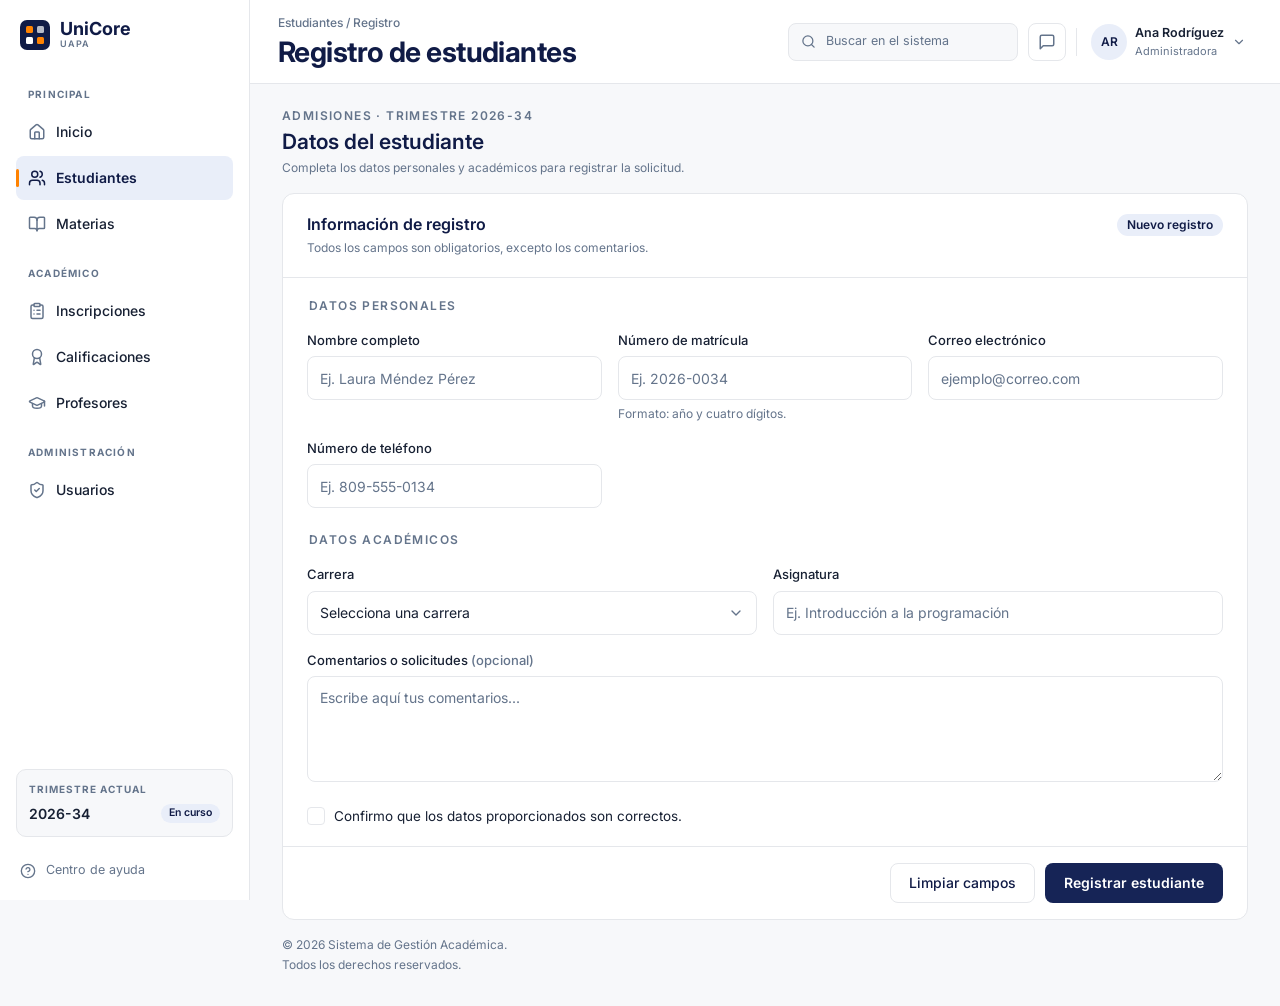
<file: views/registro.html>
<!DOCTYPE html>
<html lang="es">

<head>
    <meta charset="UTF-8">
    <meta name="viewport" content="width=device-width, initial-scale=1.0">

    <title>Registro de estudiantes · Sistema de Gestión Académica</title>
    <meta name="description" content="Formulario de registro de estudiantes de UniCore.">

    <link rel="preconnect" href="https://fonts.googleapis.com">
    <link rel="preconnect" href="https://fonts.gstatic.com" crossorigin>
    <link href="https://fonts.googleapis.com/css2?family=Inter:wght@400;500;600;700&display=swap" rel="stylesheet">
    <link rel="stylesheet" href="../css/styles.css">
</head>

<body>

    <div class="app">

        <aside class="sidebar">
            <div class="sidebar__brand">
                <a class="brand" href="../index.html">
                    <span class="brand__mark"><span></span><span></span><span></span><span></span></span>
                    <span class="brand__text">
                        <span class="brand__name">UniCore</span>
                        <span class="brand__institution">UAPA</span>
                    </span>
                </a>
            </div>

            <nav aria-label="Principal">
                <div class="nav-group">
                    <p class="nav-label">Principal</p>
                    <a class="nav-item" href="../index.html">
                        <svg class="icon" viewBox="0 0 24 24" aria-hidden="true"><path d="M15 21v-8a1 1 0 0 0-1-1h-4a1 1 0 0 0-1 1v8"/><path d="M3 10a2 2 0 0 1 .709-1.528l7-5.999a2 2 0 0 1 2.582 0l7 5.999A2 2 0 0 1 21 10v9a2 2 0 0 1-2 2H5a2 2 0 0 1-2-2z"/></svg>
                        Inicio
                    </a>
                    <a class="nav-item" href="registro.html" aria-current="page">
                        <svg class="icon" viewBox="0 0 24 24" aria-hidden="true"><path d="M16 21v-2a4 4 0 0 0-4-4H6a4 4 0 0 0-4 4v2"/><circle cx="9" cy="7" r="4"/><path d="M22 21v-2a4 4 0 0 0-3-3.87"/><path d="M16 3.13a4 4 0 0 1 0 7.75"/></svg>
                        Estudiantes
                    </a>
                    <a class="nav-item" href="../index.html#materias">
                        <svg class="icon" viewBox="0 0 24 24" aria-hidden="true"><path d="M12 7v14"/><path d="M3 18a1 1 0 0 1-1-1V4a1 1 0 0 1 1-1h5a4 4 0 0 1 4 4 4 4 0 0 1 4-4h5a1 1 0 0 1 1 1v13a1 1 0 0 1-1 1h-6a3 3 0 0 0-3 3 3 3 0 0 0-3-3z"/></svg>
                        Materias
                    </a>
                </div>

                <div class="nav-group">
                    <p class="nav-label">Académico</p>
                    <a class="nav-item" href="../index.html#inscripciones">
                        <svg class="icon" viewBox="0 0 24 24" aria-hidden="true"><rect width="8" height="4" x="8" y="2" rx="1" ry="1"/><path d="M16 4h2a2 2 0 0 1 2 2v14a2 2 0 0 1-2 2H6a2 2 0 0 1-2-2V6a2 2 0 0 1 2-2h2"/><path d="M12 11h4"/><path d="M12 16h4"/><path d="M8 11h.01"/><path d="M8 16h.01"/></svg>
                        Inscripciones
                    </a>
                    <a class="nav-item" href="../index.html#calificaciones">
                        <svg class="icon" viewBox="0 0 24 24" aria-hidden="true"><path d="m15.477 12.89 1.515 8.526a.5.5 0 0 1-.81.47l-3.58-2.687a1 1 0 0 0-1.197 0l-3.586 2.686a.5.5 0 0 1-.81-.469l1.514-8.526"/><circle cx="12" cy="8" r="6"/></svg>
                        Calificaciones
                    </a>
                    <a class="nav-item" href="../index.html#profesores">
                        <svg class="icon" viewBox="0 0 24 24" aria-hidden="true"><path d="M21.42 10.922a1 1 0 0 0-.019-1.838L12.83 5.18a2 2 0 0 0-1.66 0L2.6 9.08a1 1 0 0 0 0 1.832l8.57 3.908a2 2 0 0 0 1.66 0z"/><path d="M22 10v6"/><path d="M6 12.5V16a6 3 0 0 0 12 0v-3.5"/></svg>
                        Profesores
                    </a>
                </div>

                <div class="nav-group">
                    <p class="nav-label">Administración</p>
                    <a class="nav-item" href="../index.html#usuarios">
                        <svg class="icon" viewBox="0 0 24 24" aria-hidden="true"><path d="M20 13c0 5-3.5 7.5-7.66 8.95a1 1 0 0 1-.67-.01C7.5 20.5 4 18 4 13V6a1 1 0 0 1 1-1c2 0 4.5-1.2 6.24-2.72a1.17 1.17 0 0 1 1.52 0C14.51 3.81 17 5 19 5a1 1 0 0 1 1 1z"/><path d="m9 12 2 2 4-4"/></svg>
                        Usuarios
                    </a>
                </div>
            </nav>

            <div class="sidebar__footer">
                <div class="term-card">
                    <span class="term-card__label">Trimestre actual</span>
                    <div class="term-card__row">
                        <span class="term-card__code">2026-34</span>
                        <span class="badge badge-primary badge-sm">En curso</span>
                    </div>
                </div>

                <a class="help-link" href="#">
                    <svg class="icon" viewBox="0 0 24 24" aria-hidden="true"><circle cx="12" cy="12" r="10"/><path d="M9.09 9a3 3 0 0 1 5.83 1c0 2-3 3-3 3"/><path d="M12 17h.01"/></svg>
                    Centro de ayuda
                </a>
            </div>
        </aside>

        <div class="app-main">

            <header class="topbar">
                <div class="topbar__title-group">
                    <p class="breadcrumb">Estudiantes / Registro</p>
                    <h1 class="page-title">Registro de estudiantes</h1>
                </div>

                <div class="topbar__actions">
                    <label class="searchbar">
                        <svg class="icon" viewBox="0 0 24 24" aria-hidden="true"><circle cx="11" cy="11" r="8"/><path d="m21 21-4.3-4.3"/></svg>
                        <input aria-label="Buscar en el sistema" placeholder="Buscar en el sistema">
                    </label>

                    <button class="icon-btn" aria-label="Mensajes">
                        <svg class="icon" viewBox="0 0 24 24" aria-hidden="true"><path d="M21 15a2 2 0 0 1-2 2H7l-4 4V5a2 2 0 0 1 2-2h14a2 2 0 0 1 2 2z"/></svg>
                    </button>

                    <span class="topbar__divider"></span>

                    <button class="user-menu" aria-label="Cuenta de Ana Rodríguez">
                        <span class="avatar">AR</span>
                        <span class="user-menu__data">
                            <span class="user-menu__name">Ana Rodríguez</span>
                            <span class="user-menu__role">Administradora</span>
                        </span>
                        <svg class="icon" viewBox="0 0 24 24" aria-hidden="true"><path d="m6 9 6 6 6-6"/></svg>
                    </button>
                </div>
            </header>

            <header class="mobile-topbar">
                <div class="mobile-topbar__left">
                    <button class="icon-btn" data-nav-toggle aria-label="Abrir menú">
                        <svg class="icon" viewBox="0 0 24 24" aria-hidden="true"><path d="M4 6h16"/><path d="M4 12h16"/><path d="M4 18h16"/></svg>
                    </button>
                    <span class="mobile-topbar__title">Registro</span>
                </div>

                <div class="mobile-topbar__actions">
                    <button class="icon-btn" aria-label="Mensajes">
                        <svg class="icon" viewBox="0 0 24 24" aria-hidden="true"><path d="M21 15a2 2 0 0 1-2 2H7l-4 4V5a2 2 0 0 1 2-2h14a2 2 0 0 1 2 2z"/></svg>
                    </button>
                </div>
            </header>

            <main class="content">

                <div class="row-between">
                    <div class="stack" style="--stack-gap: 4px">
                        <span class="kicker">Admisiones · Trimestre 2026-34</span>
                        <h2 class="section-title">Datos del estudiante</h2>
                        <p class="text-support">Completa los datos personales y académicos para registrar la solicitud.</p>
                    </div>
                </div>

                <div class="alert alert--success" role="status" data-form-success hidden>
                    <svg class="icon" viewBox="0 0 24 24" aria-hidden="true"><circle cx="12" cy="12" r="10"/><path d="m9 12 2 2 4-4"/></svg>
                    Registro enviado. El estudiante recibirá la confirmación por correo.
                </div>

                <form class="card" action="#" method="post" novalidate data-registration-form>
                    <div class="card-header">
                        <div class="stack" style="--stack-gap: 4px">
                            <h3 class="card-title">Información de registro</h3>
                            <p class="text-support">Todos los campos son obligatorios, excepto los comentarios.</p>
                        </div>
                        <span class="badge badge-primary">Nuevo registro</span>
                    </div>

                    <div class="card-body stack" style="--stack-gap: 24px">

                        <fieldset>
                            <legend class="kicker" style="margin-bottom: 16px">Datos personales</legend>

                            <div class="grid" style="grid-template-columns: repeat(auto-fit, minmax(260px, 1fr)); align-items: start">
                                <label class="field">
                                    <span class="label">Nombre completo</span>
                                    <input class="input" type="text" id="nombre" name="nombre"
                                        placeholder="Ej. Laura Méndez Pérez" autocomplete="name"
                                        aria-describedby="nombre-error" required>
                                    <small class="field-error" id="nombre-error" hidden>Escribe el nombre completo.</small>
                                </label>

                                <label class="field">
                                    <span class="label">Número de matrícula</span>
                                    <input class="input" type="text" id="matricula" name="matricula"
                                        placeholder="Ej. 2026-0034" pattern="\d{4}-\d{4}" inputmode="numeric"
                                        aria-describedby="matricula-help matricula-error" required>
                                    <small class="help" id="matricula-help">Formato: año y cuatro dígitos.</small>
                                    <small class="field-error" id="matricula-error" hidden>Usa el formato 2026-0034.</small>
                                </label>

                                <label class="field">
                                    <span class="label">Correo electrónico</span>
                                    <input class="input" type="email" id="correo" name="correo"
                                        placeholder="ejemplo@correo.com" autocomplete="email"
                                        aria-describedby="correo-error" required>
                                    <small class="field-error" id="correo-error" hidden>Escribe un correo válido.</small>
                                </label>

                                <label class="field">
                                    <span class="label">Número de teléfono</span>
                                    <input class="input" type="tel" id="telefono" name="telefono"
                                        placeholder="Ej. 809-555-0134" autocomplete="tel"
                                        pattern="[0-9 \(\)\-+]{10,20}" aria-describedby="telefono-error" required>
                                    <small class="field-error" id="telefono-error" hidden>Escribe un teléfono de al menos 10 dígitos.</small>
                                </label>
                            </div>
                        </fieldset>

                        <fieldset>
                            <legend class="kicker" style="margin-bottom: 16px">Datos académicos</legend>

                            <div class="stack" style="--stack-gap: 16px">
                                <div class="grid" style="grid-template-columns: repeat(auto-fit, minmax(260px, 1fr)); align-items: start">
                                    <label class="field">
                                        <span class="label">Carrera</span>
                                        <select class="select" id="carrera" name="carrera"
                                            aria-describedby="carrera-error" required>
                                            <option value="">Selecciona una carrera</option>
                                            <option value="lic-administracion-empresas">Licenciatura en Administración de Empresas</option>
                                            <option value="lic-administracion-empresas-turisticas">Licenciatura en Administración de Empresas Turísticas</option>
                                            <option value="lic-contabilidad-empresarial">Licenciatura en Contabilidad Empresarial</option>
                                            <option value="lic-mercadeo">Licenciatura en Mercadeo</option>
                                            <option value="lic-lenguas-modernas-turismo">Licenciatura en Lenguas Modernas, Mención Turismo</option>
                                            <option value="lic-ciencia-datos">Licenciatura en Ciencia de Datos</option>
                                            <option value="lic-informatica-gerencial">Licenciatura en Informática Gerencial</option>
                                            <option value="ing-software">Ingeniería en Software</option>
                                            <option value="lic-enfermeria">Licenciatura en Enfermería</option>
                                            <option value="lic-psicologia">Licenciatura en Psicología</option>
                                            <option value="lic-psicologia-clinica">Licenciatura en Psicología Clínica</option>
                                            <option value="lic-psicologia-educativa">Licenciatura en Psicología Educativa</option>
                                            <option value="lic-psicologia-industrial">Licenciatura en Psicología Industrial</option>
                                            <option value="lic-educacion-artistica">Licenciatura en Educación Artística</option>
                                            <option value="lic-educacion-inicial">Licenciatura en Educación Inicial</option>
                                            <option value="lic-educacion-primaria-primer-ciclo">Licenciatura en Educación Primaria, Primer Ciclo</option>
                                            <option value="edu-lenguas-extranjeras-ingles">Educación, Mención Lenguas Extranjeras: Inglés</option>
                                            <option value="edu-lenguas-extranjeras-frances">Educación, Mención Lenguas Extranjeras: Francés</option>
                                            <option value="edu-secundaria-lengua-espanola-literatura">Educación Secundaria: Lengua Española y Literatura</option>
                                            <option value="edu-secundaria-matematica-fisica">Educación Secundaria: Matemática y Física</option>
                                            <option value="edu-secundaria-ciencias-sociales">Educación Secundaria: Ciencias Sociales</option>
                                            <option value="lic-derecho">Licenciatura en Derecho</option>
                                            <option value="lic-periodismo-digital">Licenciatura en Periodismo Digital</option>
                                            <option value="ts-agrimensura">Técnico Superior en Agrimensura</option>
                                            <option value="ts-gestion-servicios-viajes-eventos">Técnico Superior en Gestión de Servicios de Viajes y Eventos</option>
                                        </select>
                                        <small class="field-error" id="carrera-error" hidden>Selecciona una carrera.</small>
                                    </label>

                                    <label class="field">
                                        <span class="label">Asignatura</span>
                                        <input class="input" type="text" id="asignatura" name="asignatura"
                                            placeholder="Ej. Introducción a la programación"
                                            aria-describedby="asignatura-error" required>
                                        <small class="field-error" id="asignatura-error" hidden>Escribe el nombre de la asignatura.</small>
                                    </label>
                                </div>

                                <label class="field">
                                    <span class="label">Comentarios o solicitudes <span class="text-muted">(opcional)</span></span>
                                    <textarea class="textarea" id="comentarios" name="comentarios" rows="4"
                                        placeholder="Escribe aquí tus comentarios..."></textarea>
                                </label>
                            </div>
                        </fieldset>

                        <div class="stack" style="--stack-gap: 6px">
                            <label class="check">
                                <input type="checkbox" id="aceptacion" name="aceptacion"
                                    aria-describedby="aceptacion-error" required>
                                <span class="check__box"><svg class="icon" viewBox="0 0 24 24" aria-hidden="true"><path d="M20 6 9 17l-5-5"/></svg></span>
                                Confirmo que los datos proporcionados son correctos.
                            </label>
                            <small class="field-error" id="aceptacion-error" hidden>Confirma los datos para continuar.</small>
                        </div>
                    </div>

                    <div class="card-footer">
                        <button class="btn btn-secondary" type="reset">Limpiar campos</button>
                        <button class="btn btn-primary" type="submit">Registrar estudiante</button>
                    </div>
                </form>

                <footer class="stack" style="--stack-gap: 2px">
                    <p class="text-support">© 2026 Sistema de Gestión Académica.</p>
                    <p class="text-support">Todos los derechos reservados.</p>
                </footer>

            </main>

            <nav class="bottom-nav" aria-label="Navegación móvil">
                <a class="bottom-nav__item" href="../index.html">
                    <svg class="icon" viewBox="0 0 24 24" aria-hidden="true"><path d="M15 21v-8a1 1 0 0 0-1-1h-4a1 1 0 0 0-1 1v8"/><path d="M3 10a2 2 0 0 1 .709-1.528l7-5.999a2 2 0 0 1 2.582 0l7 5.999A2 2 0 0 1 21 10v9a2 2 0 0 1-2 2H5a2 2 0 0 1-2-2z"/></svg>
                    <span>Inicio</span>
                </a>
                <a class="bottom-nav__item" href="../index.html#materias">
                    <svg class="icon" viewBox="0 0 24 24" aria-hidden="true"><path d="M12 7v14"/><path d="M3 18a1 1 0 0 1-1-1V4a1 1 0 0 1 1-1h5a4 4 0 0 1 4 4 4 4 0 0 1 4-4h5a1 1 0 0 1 1 1v13a1 1 0 0 1-1 1h-6a3 3 0 0 0-3 3 3 3 0 0 0-3-3z"/></svg>
                    <span>Materias</span>
                </a>
                <a class="bottom-nav__item" href="../index.html#inscripciones">
                    <svg class="icon" viewBox="0 0 24 24" aria-hidden="true"><rect width="8" height="4" x="8" y="2" rx="1" ry="1"/><path d="M16 4h2a2 2 0 0 1 2 2v14a2 2 0 0 1-2 2H6a2 2 0 0 1-2-2V6a2 2 0 0 1 2-2h2"/><path d="M12 11h4"/><path d="M12 16h4"/><path d="M8 11h.01"/><path d="M8 16h.01"/></svg>
                    <span>Inscripciones</span>
                </a>
                <a class="bottom-nav__item" href="../index.html#usuarios">
                    <svg class="icon" viewBox="0 0 24 24" aria-hidden="true"><path d="M20 13c0 5-3.5 7.5-7.66 8.95a1 1 0 0 1-.67-.01C7.5 20.5 4 18 4 13V6a1 1 0 0 1 1-1c2 0 4.5-1.2 6.24-2.72a1.17 1.17 0 0 1 1.52 0C14.51 3.81 17 5 19 5a1 1 0 0 1 1 1z"/><path d="m9 12 2 2 4-4"/></svg>
                    <span>Usuarios</span>
                </a>
            </nav>

        </div>
    </div>

    <script>
        const app = document.querySelector(".app");
        const navToggle = document.querySelector("[data-nav-toggle]");

        navToggle?.addEventListener("click", () => {
            app.dataset.nav = app.dataset.nav === "open" ? "closed" : "open";
        });

        app?.addEventListener("click", (event) => {
            if (app.dataset.nav === "open" && !event.target.closest(".sidebar")) {
                app.dataset.nav = "closed";
            }
        });

        const form = document.querySelector("[data-registration-form]");
        const success = document.querySelector("[data-form-success]");

        const showValidity = (control) => {
            const error = document.getElementById(`${control.id}-error`);
            const invalid = !control.checkValidity();
            if (invalid) control.setAttribute("aria-invalid", "true");
            else control.removeAttribute("aria-invalid");
            if (error) error.hidden = !invalid;
            return invalid;
        };

        form?.addEventListener("submit", (event) => {
            event.preventDefault();
            const invalid = [...form.elements].filter((control) => control.required && showValidity(control));

            if (invalid.length) {
                success.hidden = true;
                invalid[0].focus({ preventScroll: true });
                invalid[0].scrollIntoView({ behavior: "smooth", block: "center" });
                return;
            }

            form.reset();
            success.hidden = false;
            success.scrollIntoView({ behavior: "smooth", block: "center" });
        });

        form?.addEventListener("input", ({ target }) => {
            if (target.getAttribute("aria-invalid") === "true") showValidity(target);
        });

        form?.addEventListener("reset", () => {
            form.querySelectorAll("[aria-invalid]").forEach((control) => control.removeAttribute("aria-invalid"));
            form.querySelectorAll(".field-error").forEach((error) => (error.hidden = true));
        });
    </script>

</body>

</html>
</file>
<file: css/styles.css>
/* ============================================================================
   UniCore
   Global stylesheet for the selected design direction in design.pen.

   HOW TO USE
   - Use semantic HTML first. Classes add layout or intent.
   - Every component section starts with a short HTML contract.
   - State is driven by attributes: aria-current, aria-selected, aria-busy,
     aria-invalid, data-state, data-nav, checked.
   - Icons: inline Lucide SVG with class="icon".

   INDEX
   01 Tokens
   02 Reset & base tags
   03 Typography
   04 Layout
   05 Buttons & links
   06 Forms
   07 Badges, roles & chips
   08 Cards, avatars & progress
   09 Data tables
   10 Navigation shell
   11 Overlays
   12 Feedback & loading
   13 Login
   14 Responsive
   15 Motion & accessibility
   16 Utilities
   ========================================================================== */

/* 01 · TOKENS ------------------------------------------------------------- */
:root {
  color-scheme: light;

  /* brand */
  --color-primary-900: #101B46;
  --color-primary-800: #162456;
  --color-primary-700: #233B78;
  --color-primary-100: #E9EEF9;
  --color-accent-500: #FF8200;
  --color-accent-100: #FFF1DF;

  /* surfaces */
  --color-background: #F7F8FA;
  --color-surface: #FFFFFF;
  --color-border: #E5E7EB;
  --color-text: #172033;
  --color-text-muted: #64748B;

  /* semantic */
  --color-success: #15803D;
  --color-success-soft: #E7F4EB;
  --color-success-ink: #166534;
  --color-warning: #D97706;
  --color-warning-soft: #FBF1E0;
  --color-warning-ink: #92400E;
  --color-danger: #DC2626;
  --color-danger-soft: #FBEAEA;
  --color-danger-ink: #B42318;
  --color-info: #2563EB;
  --color-info-soft: #E9EFFB;
  --color-info-ink: #1D4ED8;

  /* navy overlays */
  --color-on-navy: #FFFFFF;
  --color-on-navy-muted: #FFFFFFB3;
  --color-on-navy-faint: #FFFFFF1F;
  --color-on-navy-line: #FFFFFF2E;
  --color-row-selected: #E9EEF94D;
  --color-success-line: #15803D33;

  /* type */
  --font-sans: "Inter", ui-sans-serif, system-ui, -apple-system, "Segoe UI", sans-serif;
  --font-mono: ui-monospace, SFMono-Regular, Menlo, Consolas, monospace;

  --text-2xs: 10px;
  --text-xs: 11px;
  --text-sm: 12px;
  --text-base: 13px;
  --text-md: 14px;
  --text-lg: 16px;
  --text-xl: 18px;
  --text-2xl: 21px;
  --text-3xl: clamp(26px, 2.2vw, 30px);

  --leading-tight: 1.25;
  --leading-normal: 1.5;

  --weight-normal: 400;
  --weight-medium: 500;
  --weight-semibold: 600;
  --weight-bold: 700;

  /* spacing */
  --space-1: 4px;
  --space-2: 8px;
  --space-3: 12px;
  --space-4: 16px;
  --space-6: 24px;
  --space-8: 32px;
  --space-12: 48px;
  --space-16: 64px;

  /* shape */
  --radius-xs: 4px;
  --radius-sm: 6px;
  --radius-md: 8px;
  --radius-lg: 12px;
  --radius-xl: 14px;
  --radius-full: 999px;

  /* shell */
  --sidebar-width: 250px;
  --topbar-height: 84px;
  --mobile-topbar-height: 56px;
  --bottom-nav-height: 64px;
  --content-padding: 24px 32px 32px;

  /* effects */
  --shadow-soft: 0 1px 2px rgba(16, 27, 70, 0.08);
  --shadow-menu: 0 8px 20px rgba(15, 23, 42, 0.12);
  --shadow-modal: 0 16px 40px rgba(15, 23, 42, 0.18);
  --shadow-fab: 0 6px 16px rgba(15, 23, 42, 0.18);
  --focus-ring: 0 0 0 3px var(--color-primary-100);

  --transition-fast: 150ms ease;
  --transition-base: 200ms ease;
}

/* 02 · RESET & BASE TAGS -------------------------------------------------- */
*,
*::before,
*::after {
  box-sizing: border-box;
}

* {
  margin: 0;
}

html {
  min-width: 360px;
  background: var(--color-background);
  -webkit-text-size-adjust: 100%;
  text-size-adjust: 100%;
}

body {
  min-width: 360px;
  min-height: 100dvh;
  overflow-x: hidden;
  background: var(--color-background);
  color: var(--color-text);
  font-family: var(--font-sans);
  font-size: var(--text-md);
  font-weight: var(--weight-normal);
  line-height: var(--leading-normal);
  -webkit-font-smoothing: antialiased;
  -moz-osx-font-smoothing: grayscale;
}

img,
svg,
video,
canvas {
  display: block;
  max-width: 100%;
}

svg {
  flex: none;
}

button,
input,
select,
textarea {
  font: inherit;
  color: inherit;
}

button {
  border: 0;
  padding: 0;
  background: none;
  cursor: pointer;
}

a {
  color: var(--color-primary-700);
  text-decoration: none;
}

a:hover {
  text-decoration: underline;
}

h1,
h2,
h3,
h4,
h5,
h6 {
  color: var(--color-primary-900);
  font-weight: var(--weight-semibold);
  line-height: var(--leading-tight);
  text-wrap: balance;
}

h1 {
  font-size: var(--text-3xl);
  font-weight: var(--weight-bold);
  letter-spacing: -0.02em;
}

h2 {
  font-size: var(--text-2xl);
}

h3 {
  font-size: var(--text-lg);
}

h4 {
  font-size: var(--text-md);
}

p {
  text-wrap: pretty;
}

small {
  color: var(--color-text-muted);
  font-size: var(--text-sm);
}

code,
kbd,
samp {
  font-family: var(--font-mono);
  font-size: 0.92em;
}

fieldset {
  border: 0;
  padding: 0;
}

table {
  width: 100%;
  border-collapse: collapse;
}

summary {
  cursor: pointer;
  list-style: none;
}

summary::-webkit-details-marker {
  display: none;
}

dialog {
  max-width: none;
  max-height: none;
  border: 0;
  padding: 0;
  background: none;
  color: inherit;
}

[hidden] {
  display: none !important;
}

[disabled] {
  cursor: not-allowed;
}

::selection {
  background: var(--color-primary-100);
  color: var(--color-primary-900);
}

:where(a, button, input, select, textarea, summary, [tabindex]):focus-visible {
  outline: 2px solid var(--color-primary-700);
  outline-offset: 2px;
}

/* 03 · TYPOGRAPHY --------------------------------------------------------- */
.page-title {
  color: var(--color-primary-900);
  font-size: var(--text-3xl);
  font-weight: var(--weight-bold);
  line-height: 1.2;
  letter-spacing: -0.02em;
}

.section-title {
  color: var(--color-primary-900);
  font-size: var(--text-2xl);
  font-weight: var(--weight-semibold);
  line-height: 1.25;
}

.card-title {
  color: var(--color-primary-900);
  font-size: var(--text-lg);
  font-weight: var(--weight-semibold);
  line-height: 1.3;
}

.text-body {
  font-size: var(--text-md);
  line-height: var(--leading-normal);
}

.text-support {
  color: var(--color-text-muted);
  font-size: var(--text-sm);
  line-height: var(--leading-normal);
}

.text-muted {
  color: var(--color-text-muted);
}

.kicker {
  display: block;
  color: var(--color-text-muted);
  font-size: var(--text-sm);
  font-weight: var(--weight-semibold);
  letter-spacing: 1.4px;
  line-height: 1.4;
  text-transform: uppercase;
}

.code {
  color: var(--color-primary-700);
  font-size: var(--text-base);
  font-weight: var(--weight-semibold);
  letter-spacing: 0.02em;
  font-variant-numeric: tabular-nums;
}

.numeric {
  font-variant-numeric: tabular-nums;
}

.truncate {
  overflow: hidden;
  text-overflow: ellipsis;
  white-space: nowrap;
}

.line-clamp-2 {
  display: -webkit-box;
  overflow: hidden;
  -webkit-box-orient: vertical;
  -webkit-line-clamp: 2;
  line-clamp: 2;
}

/* 04 · LAYOUT ------------------------------------------------------------- */
.app {
  display: flex;
  min-height: 100dvh;
  background: var(--color-background);
}

.app-main {
  display: flex;
  flex: 1;
  flex-direction: column;
  min-width: 0;
}

.content {
  display: flex;
  flex: 1;
  flex-direction: column;
  gap: var(--space-4);
  padding: var(--content-padding);
}

.stack {
  display: flex;
  flex-direction: column;
  gap: var(--stack-gap, var(--space-4));
}

.row {
  display: flex;
  align-items: center;
  gap: var(--row-gap, var(--space-3));
}

.row-between {
  display: flex;
  align-items: center;
  justify-content: space-between;
  gap: var(--row-gap, var(--space-3));
}

.cluster {
  display: flex;
  flex-wrap: wrap;
  align-items: center;
  gap: var(--cluster-gap, var(--space-2));
}

.grid {
  display: grid;
  gap: var(--grid-gap, var(--space-4));
}

.grid-cards {
  display: grid;
  grid-template-columns: repeat(auto-fill, minmax(320px, 1fr));
  gap: 20px;
}

.spacer {
  flex: 1;
}

.divider {
  width: 1px;
  align-self: stretch;
  background: var(--color-border);
}

.divider-horizontal {
  width: 100%;
  height: 1px;
  background: var(--color-border);
}

/* 05 · BUTTONS & LINKS ----------------------------------------------------
   <button class="btn btn-primary">Guardar</button>
   <a class="btn btn-secondary" href="#">Cancelar</a>
   states: :hover, :focus-visible, [disabled], [aria-busy="true"]  */
.btn {
  display: inline-flex;
  align-items: center;
  justify-content: center;
  gap: var(--space-2);
  min-height: 40px;
  padding: 0 18px;
  border: 1px solid transparent;
  border-radius: var(--radius-md);
  font-size: var(--text-md);
  font-weight: var(--weight-semibold);
  line-height: 1;
  text-align: center;
  text-decoration: none;
  white-space: nowrap;
  transition:
    background-color var(--transition-fast),
    border-color var(--transition-fast),
    color var(--transition-fast),
    box-shadow var(--transition-fast);
}

.btn:hover {
  text-decoration: none;
}

.btn svg {
  width: 16px;
  height: 16px;
}

.btn:focus-visible {
  outline: 2px solid var(--color-primary-900);
  outline-offset: 2px;
}

.btn-primary {
  background: var(--color-primary-800);
  color: var(--color-surface);
}

.btn-primary:hover {
  background: var(--color-primary-700);
}

.btn-primary:active {
  background: var(--color-primary-900);
}

.btn-secondary {
  border-color: var(--color-border);
  background: var(--color-surface);
  color: var(--color-primary-900);
  font-weight: var(--weight-medium);
}

.btn-secondary:hover {
  background: var(--color-background);
}

.btn-ghost {
  background: transparent;
  color: var(--color-primary-700);
}

.btn-ghost:hover {
  background: var(--color-primary-100);
}

.btn-danger {
  background: var(--color-danger);
  color: var(--color-surface);
}

.btn-danger:hover {
  background: var(--color-danger-ink);
}

.btn-outline-success {
  border-color: var(--color-success);
  background: var(--color-success-soft);
  color: var(--color-success-ink);
}

.btn-outline-success:hover {
  border-color: var(--color-success-ink);
}

.btn-sm {
  min-height: 34px;
  padding: 0 12px;
  border-radius: var(--radius-sm);
  font-size: var(--text-base);
}

.btn-lg {
  min-height: 48px;
  padding: 0 20px;
}

.btn-icon {
  width: 38px;
  height: 38px;
  min-height: 38px;
  padding: 0;
  border-color: var(--color-border);
  background: var(--color-surface);
  color: var(--color-text-muted);
}

.btn-icon:hover {
  background: var(--color-background);
  color: var(--color-primary-900);
}

.btn-icon svg {
  width: 18px;
  height: 18px;
}

.btn-block {
  width: 100%;
}

.btn[disabled],
.btn[aria-disabled="true"] {
  border-color: var(--color-border);
  background: var(--color-border);
  color: var(--color-text-muted);
  cursor: not-allowed;
  box-shadow: none;
}

.btn[aria-busy="true"] {
  pointer-events: none;
}

.btn-spinner {
  display: none;
  width: 16px;
  height: 16px;
  border: 2px solid currentColor;
  border-right-color: transparent;
  border-radius: var(--radius-full);
  animation: uc-spin 0.7s linear infinite;
}

.btn[aria-busy="true"] .btn-spinner {
  display: inline-block;
}

.btn[aria-busy="true"] .btn-label {
  opacity: 0.8;
}

.link {
  color: var(--color-primary-700);
  font-weight: var(--weight-medium);
}

.link:hover {
  text-decoration: underline;
}

/* 06 · FORMS --------------------------------------------------------------
   <label class="field">
     <span class="label">Usuario</span>
     <span class="input-group">
       <svg class="icon input-icon">…</svg>
       <input class="input" placeholder="2026-0034">
     </span>
   </label>
   states: :focus-visible, [aria-invalid="true"], [disabled]  */
.field {
  display: grid;
  gap: 6px;
  min-width: 0;
}

.label {
  color: var(--color-text);
  font-size: var(--text-base);
  font-weight: var(--weight-medium);
}

.input,
.select,
.textarea {
  width: 100%;
  min-height: 44px;
  padding: 0 12px;
  border: 1px solid var(--color-border);
  border-radius: var(--radius-md);
  background: var(--color-surface);
  color: var(--color-text);
  font-size: var(--text-md);
  transition:
    border-color var(--transition-fast),
    box-shadow var(--transition-fast),
    background-color var(--transition-fast);
}

.textarea {
  min-height: 96px;
  padding: 10px 12px;
  line-height: var(--leading-normal);
  resize: vertical;
}

.input::placeholder,
.textarea::placeholder {
  color: var(--color-text-muted);
  opacity: 1;
}

.input:hover,
.select:hover,
.textarea:hover {
  border-color: #D1D5DB;
}

.input:focus-visible,
.select:focus-visible,
.textarea:focus-visible {
  outline: none;
  border-color: var(--color-primary-700);
  box-shadow: var(--focus-ring);
}

.input[aria-invalid="true"],
.select[aria-invalid="true"],
.textarea[aria-invalid="true"],
.is-invalid {
  border-color: var(--color-danger);
  box-shadow: 0 0 0 3px var(--color-danger-soft);
}

.input[disabled],
.select[disabled],
.textarea[disabled],
.input:disabled,
.select:disabled,
.textarea:disabled {
  background: var(--color-background);
  color: var(--color-text-muted);
  cursor: not-allowed;
}

.select {
  appearance: none;
  -webkit-appearance: none;
  padding-right: 36px;
  background-image: url("data:image/svg+xml,%3Csvg xmlns='http://www.w3.org/2000/svg' width='16' height='16' viewBox='0 0 24 24' fill='none' stroke='%2364748B' stroke-width='2' stroke-linecap='round' stroke-linejoin='round'%3E%3Cpath d='m6 9 6 6 6-6'/%3E%3C/svg%3E");
  background-repeat: no-repeat;
  background-position: right 12px center;
}

.input-group {
  position: relative;
  display: flex;
  align-items: center;
}

.input-group .input {
  padding-left: 36px;
}

.input-group--action .input {
  padding-right: 40px;
}

.input-group .input-icon {
  position: absolute;
  left: 12px;
  width: 16px;
  height: 16px;
  color: var(--color-text-muted);
  pointer-events: none;
}

.input-action {
  position: absolute;
  right: 6px;
  display: grid;
  width: 32px;
  height: 32px;
  place-items: center;
  border-radius: var(--radius-sm);
  color: var(--color-text-muted);
}

.input-action:hover {
  background: var(--color-background);
  color: var(--color-primary-900);
}

.input-action svg {
  width: 18px;
  height: 18px;
}

.help {
  color: var(--color-text-muted);
  font-size: var(--text-sm);
  line-height: 1.4;
}

.field-error {
  color: var(--color-danger-ink);
  font-size: var(--text-sm);
  line-height: 1.4;
}

.check {
  display: inline-flex;
  align-items: center;
  gap: 9px;
  color: var(--color-text);
  cursor: pointer;
  font-size: 13.5px;
}

.check input {
  position: absolute;
  width: 1px;
  height: 1px;
  opacity: 0;
}

.check__box {
  display: grid;
  width: 18px;
  height: 18px;
  flex: none;
  place-items: center;
  border: 1.5px solid var(--color-border);
  border-radius: var(--radius-xs);
  background: var(--color-surface);
  color: var(--color-surface);
  transition:
    background-color var(--transition-fast),
    border-color var(--transition-fast);
}

.check__box svg {
  width: 12px;
  height: 12px;
  opacity: 0;
}

.check input:checked + .check__box {
  border-color: var(--color-primary-800);
  background: var(--color-primary-800);
}

.check input:checked + .check__box svg {
  opacity: 1;
}

.check input:focus-visible + .check__box {
  outline: 2px solid var(--color-primary-700);
  outline-offset: 2px;
}

.switch {
  display: inline-flex;
  align-items: center;
  gap: var(--space-3);
  cursor: pointer;
}

.switch input {
  position: absolute;
  width: 1px;
  height: 1px;
  opacity: 0;
}

.switch__track {
  position: relative;
  width: 40px;
  height: 22px;
  flex: none;
  border-radius: var(--radius-full);
  background: var(--color-border);
  transition: background-color var(--transition-fast);
}

.switch__track::after {
  position: absolute;
  top: 3px;
  left: 3px;
  width: 16px;
  height: 16px;
  border-radius: var(--radius-full);
  background: var(--color-surface);
  content: "";
  transition: transform var(--transition-fast);
}

.switch input:checked + .switch__track {
  background: var(--color-primary-800);
}

.switch input:checked + .switch__track::after {
  transform: translateX(18px);
}

.switch input:focus-visible + .switch__track {
  outline: 2px solid var(--color-primary-700);
  outline-offset: 2px;
}

.toggle {
  display: flex;
  align-items: center;
  gap: var(--space-3);
  padding: 12px 14px;
  border: 1px solid var(--color-border);
  border-radius: var(--radius-md);
  background: var(--color-background);
}

.toggle__text {
  display: grid;
  flex: 1;
  gap: 2px;
}

.toggle__label {
  color: var(--color-text);
  font-size: 13.5px;
  font-weight: var(--weight-medium);
}

.toggle__hint {
  color: var(--color-text-muted);
  font-size: var(--text-sm);
}

.segmented {
  display: flex;
  gap: 2px;
  padding: 3px;
  border-radius: var(--radius-md);
  background: var(--color-background);
}

.segmented__item {
  display: inline-flex;
  flex: 1;
  align-items: center;
  justify-content: center;
  min-height: 38px;
  padding: 0 12px;
  border-radius: var(--radius-sm);
  color: var(--color-text-muted);
  font-size: 12.5px;
  font-weight: var(--weight-medium);
  text-align: center;
}

.segmented__item[aria-pressed="true"],
.segmented__item.is-active {
  background: var(--color-surface);
  color: var(--color-primary-900);
  font-weight: var(--weight-semibold);
  box-shadow: var(--shadow-soft);
}

/* 07 · BADGES, ROLES & CHIPS ----------------------------------------------
   <span class="badge badge-success"><svg class="icon">…</svg>Activo</span>
   <span class="badge badge-warning">Pendiente</span>  */
.badge {
  display: inline-flex;
  align-items: center;
  gap: 5px;
  padding: 4px 10px;
  border-radius: var(--radius-full);
  background: var(--color-background);
  color: var(--color-text-muted);
  font-size: var(--text-sm);
  font-weight: var(--weight-semibold);
  line-height: 1.2;
  white-space: nowrap;
}

.badge svg {
  width: 13px;
  height: 13px;
}

.badge-success {
  background: var(--color-success-soft);
  color: var(--color-success-ink);
}

.badge-warning {
  background: var(--color-warning-soft);
  color: var(--color-warning-ink);
}

.badge-danger {
  background: var(--color-danger-soft);
  color: var(--color-danger-ink);
}

.badge-info {
  background: var(--color-info-soft);
  color: var(--color-info-ink);
}

.badge-primary {
  background: var(--color-primary-100);
  color: var(--color-primary-900);
}

.badge-accent {
  background: var(--color-accent-100);
  color: var(--color-text);
}

.badge-neutral {
  background: var(--color-background);
  color: var(--color-text-muted);
}

.badge-outline {
  border: 1px solid var(--color-border);
  background: var(--color-surface);
  color: var(--color-text);
}

.badge-outline-accent {
  border: 1px solid var(--color-accent-500);
  background: var(--color-surface);
  color: var(--color-text);
}

.badge-sm {
  gap: 4px;
  padding: 3px 8px;
  font-size: 10.5px;
}

.badge-sm svg {
  width: 11px;
  height: 11px;
}

.role-admin {
  background: var(--color-primary-100);
  color: var(--color-primary-900);
}

.role-facilitator {
  background: var(--color-accent-100);
  color: var(--color-text);
}

.role-student {
  background: var(--color-border);
  color: var(--color-text);
}

.chip {
  display: inline-flex;
  align-items: center;
  justify-content: center;
  gap: 6px;
  min-height: 32px;
  padding: 0 12px;
  border: 1px solid var(--color-border);
  border-radius: var(--radius-full);
  background: var(--color-surface);
  color: var(--color-text);
  font-size: var(--text-sm);
  font-weight: var(--weight-medium);
  white-space: nowrap;
}

.chip:hover {
  background: var(--color-background);
}

.chip[aria-pressed="true"],
.chip.is-active {
  border-color: var(--color-primary-900);
  background: var(--color-primary-900);
  color: var(--color-surface);
}

.chip__dot {
  width: 5px;
  height: 5px;
  border-radius: 1px;
  background: var(--color-accent-500);
}

.term-strip {
  display: flex;
  flex-wrap: wrap;
  align-items: center;
  gap: var(--space-2);
  padding: 12px 16px;
  border: 1px solid var(--color-border);
  border-radius: var(--radius-lg);
  background: var(--color-surface);
}

.term-strip__label {
  color: var(--color-text-muted);
  font-size: var(--text-2xs);
  font-weight: var(--weight-bold);
  letter-spacing: 1.2px;
  text-transform: uppercase;
}

.term-strip .divider {
  height: 24px;
  align-self: center;
}

.tab {
  display: inline-flex;
  align-items: center;
  justify-content: center;
  min-height: 32px;
  padding: 6px 12px;
  border-radius: var(--radius-sm);
  color: var(--color-text-muted);
  font-size: var(--text-base);
  font-weight: var(--weight-medium);
}

.tab[aria-selected="true"],
.tab.is-active {
  background: var(--color-surface);
  color: var(--color-primary-900);
  font-weight: var(--weight-semibold);
  box-shadow: var(--shadow-soft);
}

/* 08 · CARDS, AVATARS & PROGRESS ------------------------------------------
   <article class="card">
     <header class="card-header">…</header>
     <div class="card-body">…</div>
     <footer class="card-footer">…</footer>
   </article>  */
.card {
  border: 1px solid var(--color-border);
  border-radius: var(--radius-lg);
  background: var(--color-surface);
}

.card-header {
  display: flex;
  align-items: flex-start;
  justify-content: space-between;
  gap: var(--space-4);
  padding: 20px 24px;
  border-bottom: 1px solid var(--color-border);
}

.card-body {
  padding: 20px 24px;
}

.card-footer {
  display: flex;
  align-items: center;
  justify-content: flex-end;
  gap: 10px;
  padding: 16px 24px;
  border-top: 1px solid var(--color-border);
}

.avatar {
  display: inline-grid;
  width: 36px;
  height: 36px;
  flex: none;
  place-items: center;
  border-radius: var(--radius-full);
  background: var(--color-primary-100);
  color: var(--color-primary-900);
  font-size: var(--text-sm);
  font-weight: var(--weight-semibold);
}

.avatar-xs {
  width: 20px;
  height: 20px;
  font-size: 8px;
}

.avatar-sm {
  width: 28px;
  height: 28px;
  font-size: 10.5px;
}

.avatar-lg {
  width: 40px;
  height: 40px;
  font-size: var(--text-base);
}

.avatar-accent {
  background: var(--color-accent-100);
  color: var(--color-text);
}

.avatar-neutral {
  background: var(--color-background);
  color: var(--color-text-muted);
}

.course-card {
  display: flex;
  flex-direction: column;
  overflow: hidden;
  border: 1px solid var(--color-border);
  border-radius: var(--radius-lg);
  background: var(--color-surface);
}

.course-card__band {
  position: relative;
  display: flex;
  min-height: 84px;
  flex-direction: column;
  justify-content: space-between;
  overflow: hidden;
  padding: 12px 14px;
  background: var(--color-primary-900);
  color: var(--color-on-navy);
}

.course-card__band-top {
  display: flex;
  align-items: center;
  justify-content: space-between;
  gap: var(--space-2);
}

.course-card__code {
  color: var(--color-on-navy);
  font-size: 12.5px;
  font-weight: var(--weight-bold);
  letter-spacing: 0.8px;
}

.course-card__credits {
  color: var(--color-on-navy);
  font-size: 10.5px;
  font-weight: var(--weight-medium);
  opacity: 0.65;
}

.course-card__term {
  color: var(--color-on-navy);
  font-size: 9.5px;
  font-weight: var(--weight-semibold);
  letter-spacing: 0.8px;
  opacity: 0.55;
  text-transform: uppercase;
}

.course-card__body {
  display: flex;
  flex-direction: column;
  gap: 10px;
  padding: 14px;
}

.course-card__title {
  color: var(--color-text);
  font-size: 15px;
  font-weight: var(--weight-semibold);
  line-height: 1.3;
}

.course-card__facilitator {
  display: flex;
  align-items: center;
  gap: 7px;
  color: var(--color-text-muted);
  font-size: 12.5px;
}

.course-card__deadline {
  display: flex;
  align-items: center;
  gap: 6px;
  padding-top: 6px;
  border-top: 1px solid var(--color-border);
  color: var(--color-text-muted);
  font-size: 11.5px;
}

.course-card__deadline .badge {
  margin-left: auto;
}

.pixel-field {
  --pixel-size: 14px;
  --pixel-gap: 34px;
  --pixel-cols: 7;
  --pixel-color: var(--color-on-navy-faint);
  display: grid;
  grid-template-columns: repeat(var(--pixel-cols), var(--pixel-size));
  gap: var(--pixel-gap);
  pointer-events: none;
}

.pixel-field span {
  width: var(--pixel-size);
  height: var(--pixel-size);
  border-radius: 3px;
  background: var(--pixel-color);
}

.pixel-field span.is-accent {
  background: var(--color-accent-500);
}

.course-card__band .pixel-field {
  --pixel-size: 5px;
  --pixel-gap: 6px;
  --pixel-cols: 5;
  position: absolute;
  right: 10px;
  bottom: 8px;
}

.progress {
  display: grid;
  gap: 5px;
}

.progress__meta {
  display: flex;
  align-items: center;
  justify-content: space-between;
  gap: var(--space-2);
  font-size: var(--text-xs);
}

.progress__label {
  color: var(--color-text-muted);
}

.progress__value {
  color: var(--color-primary-900);
  font-weight: var(--weight-semibold);
}

.progress__track {
  height: 6px;
  overflow: hidden;
  border: 1px solid var(--color-border);
  border-radius: 3px;
  background: var(--color-background);
}

.progress__bar {
  width: var(--progress, 0%);
  height: 100%;
  border-radius: 3px;
  background: var(--color-primary-800);
}

.progress__bar--warning {
  background: var(--color-warning);
}

.progress__bar--success {
  background: var(--color-success);
}

.progress--sm .progress__track {
  height: 4px;
  border: 0;
}

.user-card {
  display: flex;
  flex-direction: column;
  gap: 10px;
  padding: 12px;
  border: 1px solid var(--color-border);
  border-radius: 10px;
  background: var(--color-surface);
}

.user-card__top {
  display: flex;
  align-items: center;
  gap: 10px;
  min-width: 0;
}

.user-card__data {
  display: grid;
  flex: 1;
  gap: 2px;
  min-width: 0;
}

.user-card__name {
  color: var(--color-text);
  font-size: var(--text-md);
  font-weight: var(--weight-semibold);
}

.user-card__meta {
  color: var(--color-text-muted);
  font-size: var(--text-sm);
}

.user-card__badges {
  display: flex;
  flex-wrap: wrap;
  align-items: center;
  gap: 6px;
  padding-top: 2px;
}

.user-card__id {
  margin-left: auto;
  color: var(--color-text-muted);
  font-size: var(--text-xs);
}

/* 09 · DATA TABLES --------------------------------------------------------
   <div class="table-card">
     <div class="table-toolbar">…</div>
     <div class="selection-bar">…</div>
     <div class="table-scroll">
       <table class="data-table">…</table>
     </div>
     <div class="table-footer">…</div>
   </div>
   row selected: <tr><td class="cell-check"><input class="row-select" type="checkbox">  */
.table-card {
  overflow: hidden;
  border: 1px solid var(--color-border);
  border-radius: var(--radius-lg);
  background: var(--color-surface);
}

.table-toolbar {
  display: flex;
  flex-wrap: wrap;
  align-items: center;
  justify-content: space-between;
  gap: var(--space-4);
  padding: 14px 16px;
}

.table-toolbar__actions {
  display: flex;
  flex-wrap: wrap;
  align-items: center;
  gap: 10px;
}

.table-toolbar .searchbar {
  background: var(--color-surface);
}

.tabs-inline {
  display: inline-flex;
  gap: 2px;
  padding: 3px;
  border-radius: var(--radius-md);
  background: var(--color-background);
}

.selection-bar {
  display: none;
  align-items: center;
  gap: var(--space-3);
  min-height: 48px;
  padding: 0 16px;
  background: var(--color-primary-100);
  color: var(--color-primary-900);
}

.table-card:has(.row-select:checked) .selection-bar,
.table-card.has-selection .selection-bar {
  display: flex;
}

.selection-bar__count {
  font-size: var(--text-base);
  font-weight: var(--weight-semibold);
}

.selection-bar__actions {
  display: flex;
  align-items: center;
  gap: var(--space-2);
  margin-left: auto;
}

.selection-action {
  display: inline-flex;
  align-items: center;
  gap: 6px;
  padding: 5px 10px;
  border-radius: var(--radius-sm);
  color: var(--color-primary-900);
  font-size: 12.5px;
  font-weight: var(--weight-medium);
}

.selection-action:hover {
  background: rgba(255, 255, 255, 0.45);
}

.selection-action svg {
  width: 14px;
  height: 14px;
}

.table-scroll {
  overflow-x: auto;
}

.data-table {
  width: 100%;
  border-collapse: collapse;
  font-size: var(--text-base);
}

.data-table th {
  height: 44px;
  padding: 0 16px;
  border-bottom: 1px solid var(--color-border);
  background: var(--color-surface);
  color: var(--color-text-muted);
  font-size: 10.5px;
  font-weight: var(--weight-bold);
  letter-spacing: 0.7px;
  text-align: left;
  text-transform: uppercase;
  white-space: nowrap;
}

.data-table td {
  height: 64px;
  padding: 0 16px;
  border-bottom: 1px solid var(--color-border);
  color: var(--color-text);
  vertical-align: middle;
}

.data-table tbody tr:last-child td {
  border-bottom: 0;
}

.data-table tbody tr:hover {
  background: var(--color-background);
}

.data-table tbody tr:has(.row-select:checked),
.data-table tbody tr.is-selected {
  background: var(--color-row-selected);
}

.data-table .cell-check {
  width: 44px;
  padding: 0;
  text-align: center;
}

.row-select {
  display: inline-grid;
  width: 18px;
  height: 18px;
  appearance: none;
  -webkit-appearance: none;
  place-content: center;
  border: 1.5px solid var(--color-border);
  border-radius: var(--radius-xs);
  background: var(--color-surface);
  cursor: pointer;
  vertical-align: middle;
}

.row-select::after {
  width: 10px;
  height: 10px;
  background: var(--color-surface);
  clip-path: polygon(14% 44%, 0 65%, 40% 100%, 100% 16%, 80% 0%, 37% 62%);
  content: "";
  opacity: 0;
}

.row-select:checked {
  border-color: var(--color-primary-800);
  background: var(--color-primary-800);
}

.row-select:checked::after {
  opacity: 1;
}

.row-select:focus-visible {
  outline: 2px solid var(--color-primary-700);
  outline-offset: 2px;
}

.data-table .cell-actions {
  width: 44px;
  padding: 0;
  text-align: center;
}

.table-user {
  display: flex;
  align-items: center;
  gap: 12px;
  min-width: 0;
}

.table-user__data {
  display: grid;
  gap: 2px;
  min-width: 0;
}

.table-user__name {
  color: var(--color-text);
  font-size: var(--text-md);
  font-weight: var(--weight-semibold);
}

.table-user__meta {
  overflow: hidden;
  color: var(--color-text-muted);
  font-size: var(--text-sm);
  text-overflow: ellipsis;
  white-space: nowrap;
}

.table-code {
  color: var(--color-primary-700);
  font-size: var(--text-base);
  font-weight: var(--weight-semibold);
  font-variant-numeric: tabular-nums;
}

.table-stack {
  display: grid;
  gap: 3px;
}

.table-stack__title {
  color: var(--color-text);
  font-size: var(--text-md);
  font-weight: var(--weight-semibold);
}

.table-stack__meta {
  color: var(--color-text-muted);
  font-size: var(--text-sm);
}

.table-person {
  display: flex;
  align-items: center;
  gap: var(--space-2);
}

.table-enrollment {
  display: grid;
  gap: 4px;
}

.table-enrollment__value {
  color: var(--color-text);
  font-size: 12.5px;
  font-weight: var(--weight-medium);
}

.table-enrollment .progress__track {
  width: 56px;
}

.data-table--courses td {
  height: 68px;
}

.table-actions {
  display: inline-grid;
  width: 40px;
  height: 40px;
  place-items: center;
  border-radius: var(--radius-sm);
  color: var(--color-text-muted);
}

.table-actions:hover {
  background: var(--color-background);
  color: var(--color-primary-900);
}

.table-actions svg {
  width: 18px;
  height: 18px;
}

.table-footer {
  display: flex;
  flex-wrap: wrap;
  align-items: center;
  justify-content: space-between;
  gap: var(--space-3);
  padding: 12px 16px;
  color: var(--color-text-muted);
  font-size: 12.5px;
}

.table-footer a {
  color: var(--color-primary-700);
  font-weight: var(--weight-semibold);
}

/* column helpers: apply to <col> or <th> */
.col-check { width: 44px; }
.col-id { width: 130px; }
.col-role { width: 150px; }
.col-status { width: 140px; }
.col-date { width: 150px; }
.col-actions { width: 44px; }
.col-code { width: 96px; }
.col-term { width: 120px; }
.col-facilitator { width: 230px; }
.col-enrolled { width: 120px; }

/* 10 · NAVIGATION SHELL ---------------------------------------------------
   <aside class="sidebar">…</aside>
   <header class="topbar">…</header>
   <header class="mobile-topbar">…</header>
   <nav class="bottom-nav">…</nav>  */
.sidebar {
  position: sticky;
  top: 0;
  display: flex;
  width: var(--sidebar-width);
  height: 100dvh;
  flex: none;
  flex-direction: column;
  padding: 20px 16px;
  overflow-y: auto;
  border-right: 1px solid var(--color-border);
  background: var(--color-surface);
}

.sidebar__brand {
  display: flex;
  align-items: center;
  justify-content: space-between;
  gap: var(--space-2);
  padding: 0 4px 20px;
}

.sidebar__collapse {
  color: var(--color-text-muted);
}

.sidebar__collapse svg {
  width: 18px;
  height: 18px;
}

.sidebar__footer {
  display: grid;
  gap: var(--space-3);
  margin-top: auto;
}

.brand {
  display: inline-flex;
  align-items: center;
  gap: 10px;
  text-decoration: none;
}

.brand:hover {
  text-decoration: none;
}

.brand__mark {
  display: grid;
  width: 30px;
  height: 30px;
  flex: none;
  grid-template-columns: repeat(2, 7px);
  grid-template-rows: repeat(2, 7px);
  gap: 4px;
  place-content: center;
  border-radius: 7px;
  background: var(--color-primary-900);
}

.brand__mark span {
  width: 7px;
  height: 7px;
  border-radius: 1.5px;
  background: var(--color-surface);
}

.brand__mark span:nth-child(1),
.brand__mark span:nth-child(4) {
  background: var(--color-accent-500);
}

.brand__mark span:nth-child(2) {
  background: var(--color-on-navy-muted);
}

.brand__text {
  display: grid;
}

.brand__name {
  color: var(--color-primary-900);
  font-size: var(--text-xl);
  font-weight: var(--weight-bold);
  line-height: 1;
}

.brand__institution {
  color: var(--color-text-muted);
  font-size: 9px;
  font-weight: var(--weight-semibold);
  letter-spacing: 1.1px;
  line-height: 1.4;
  text-transform: uppercase;
}

.nav-group {
  display: grid;
  gap: 2px;
  padding: 16px 0 4px;
}

.nav-label {
  padding: 0 12px 6px;
  color: var(--color-text-muted);
  font-size: var(--text-2xs);
  font-weight: var(--weight-bold);
  letter-spacing: 1.2px;
  text-transform: uppercase;
}

.nav-item {
  position: relative;
  display: flex;
  align-items: center;
  gap: 10px;
  min-height: 44px;
  padding: 0 12px;
  border-radius: var(--radius-md);
  color: var(--color-text);
  font-size: var(--text-md);
  font-weight: var(--weight-medium);
  text-decoration: none;
}

.nav-item:hover {
  background: var(--color-background);
  text-decoration: none;
}

.nav-item svg {
  width: 18px;
  height: 18px;
  color: var(--color-text-muted);
}

.nav-item[aria-current="page"],
.nav-item.is-active {
  background: var(--color-primary-100);
  color: var(--color-primary-900);
  font-weight: var(--weight-semibold);
}

.nav-item[aria-current="page"] svg,
.nav-item.is-active svg {
  color: var(--color-primary-900);
}

.nav-item[aria-current="page"]::before,
.nav-item.is-active::before {
  position: absolute;
  top: 13px;
  left: 0;
  width: 3px;
  height: 18px;
  border-radius: 2px;
  background: var(--color-accent-500);
  content: "";
}

.nav-item__count {
  display: inline-flex;
  align-items: center;
  justify-content: center;
  min-height: 20px;
  margin-left: auto;
  padding: 0 6px;
  border-radius: var(--radius-full);
  background: var(--color-accent-100);
  color: var(--color-primary-900);
  font-size: var(--text-xs);
  font-weight: var(--weight-semibold);
}

.term-card {
  display: grid;
  gap: 6px;
  padding: 12px;
  border: 1px solid var(--color-border);
  border-radius: 10px;
  background: var(--color-background);
}

.term-card__label {
  color: var(--color-text-muted);
  font-size: var(--text-2xs);
  font-weight: var(--weight-bold);
  letter-spacing: 1px;
  text-transform: uppercase;
}

.term-card__row {
  display: flex;
  align-items: center;
  justify-content: space-between;
  gap: var(--space-2);
}

.term-card__code {
  color: var(--color-text);
  font-size: var(--text-md);
  font-weight: var(--weight-semibold);
}

.help-link {
  display: flex;
  align-items: center;
  gap: 10px;
  padding: 12px 4px 0;
  color: var(--color-text-muted);
  font-size: 12.5px;
}

.help-link:hover {
  text-decoration: none;
}

.help-link svg {
  width: 16px;
  height: 16px;
}

.topbar {
  position: sticky;
  top: 0;
  z-index: 30;
  display: flex;
  min-height: var(--topbar-height);
  align-items: center;
  justify-content: space-between;
  gap: var(--space-4);
  padding: 0 28px;
  border-bottom: 1px solid var(--color-border);
  background: var(--color-surface);
}

.topbar__title-group {
  display: grid;
  gap: 4px;
  min-width: 0;
}

.breadcrumb {
  color: var(--color-text-muted);
  font-size: var(--text-sm);
  font-weight: var(--weight-medium);
}

.topbar__actions {
  display: flex;
  flex-wrap: wrap;
  align-items: center;
  gap: 10px;
}

.searchbar {
  display: flex;
  width: 230px;
  height: 38px;
  align-items: center;
  gap: var(--space-2);
  padding: 0 12px;
  border: 1px solid var(--color-border);
  border-radius: var(--radius-md);
  background: var(--color-background);
  color: var(--color-text-muted);
}

.searchbar:focus-within {
  border-color: var(--color-primary-700);
  box-shadow: var(--focus-ring);
}

.searchbar svg {
  width: 15px;
  height: 15px;
  flex: none;
}

.searchbar input {
  width: 100%;
  min-width: 0;
  border: 0;
  outline: 0;
  background: transparent;
  color: var(--color-text);
  font-size: 12.5px;
}

.searchbar input::placeholder {
  color: var(--color-text-muted);
}

.icon-btn {
  position: relative;
  display: inline-grid;
  width: 38px;
  height: 38px;
  flex: none;
  place-items: center;
  border: 1px solid var(--color-border);
  border-radius: var(--radius-md);
  background: var(--color-surface);
  color: var(--color-text-muted);
}

.icon-btn:hover {
  background: var(--color-background);
  color: var(--color-primary-900);
}

.icon-btn svg {
  width: 18px;
  height: 18px;
}

.icon-btn__dot {
  position: absolute;
  top: 3px;
  right: 3px;
  display: grid;
  min-width: 16px;
  height: 16px;
  padding: 0 4px;
  place-items: center;
  border-radius: var(--radius-full);
  background: var(--color-danger);
  color: var(--color-surface);
  font-size: 9.5px;
  font-weight: var(--weight-bold);
}

.topbar__divider {
  width: 1px;
  height: 28px;
  background: var(--color-border);
}

.user-menu {
  display: flex;
  align-items: center;
  gap: var(--space-2);
  padding: 4px 6px 4px 4px;
  border-radius: var(--radius-md);
}

.user-menu:hover {
  background: var(--color-background);
}

.user-menu__data {
  display: grid;
  gap: 0;
  text-align: left;
}

.user-menu__name {
  color: var(--color-text);
  font-size: 12.5px;
  font-weight: var(--weight-semibold);
}

.user-menu__role {
  color: var(--color-text-muted);
  font-size: var(--text-xs);
}

.user-menu svg {
  width: 14px;
  height: 14px;
  color: var(--color-text-muted);
}

.mobile-topbar {
  position: sticky;
  top: 0;
  z-index: 30;
  display: none;
  min-height: var(--mobile-topbar-height);
  align-items: center;
  justify-content: space-between;
  gap: var(--space-3);
  padding: 0 16px;
  border-bottom: 1px solid var(--color-border);
  background: var(--color-surface);
}

.mobile-topbar__left,
.mobile-topbar__actions {
  display: flex;
  align-items: center;
  gap: var(--space-2);
  min-width: 0;
}

.mobile-topbar__title {
  color: var(--color-primary-900);
  font-size: 17px;
  font-weight: var(--weight-bold);
}

.mobile-topbar .icon-btn {
  border-color: transparent;
  background: transparent;
}

.mobile-topbar .icon-btn svg {
  width: 22px;
  height: 22px;
  color: var(--color-primary-900);
}

.bottom-nav {
  display: none;
  min-height: var(--bottom-nav-height);
  align-items: center;
  justify-content: space-between;
  padding: 0 8px env(safe-area-inset-bottom);
  border-top: 1px solid var(--color-border);
  background: var(--color-surface);
}

.bottom-nav__item {
  display: flex;
  width: 70px;
  min-height: 56px;
  flex-direction: column;
  align-items: center;
  justify-content: center;
  gap: 3px;
  color: var(--color-text-muted);
  font-size: 10.5px;
  font-weight: var(--weight-medium);
  text-decoration: none;
}

.bottom-nav__item:hover {
  text-decoration: none;
}

.bottom-nav__item svg {
  width: 20px;
  height: 20px;
}

.bottom-nav__item[aria-current="page"],
.bottom-nav__item.is-active {
  color: var(--color-primary-900);
  font-weight: var(--weight-semibold);
}

.page-tabs {
  display: flex;
  gap: 26px;
  border-bottom: 1px solid var(--color-border);
}

.page-tab {
  display: inline-flex;
  align-items: center;
  gap: 6px;
  padding: 4px 0 12px;
  border-bottom: 2px solid transparent;
  color: var(--color-text-muted);
  font-size: var(--text-md);
  font-weight: var(--weight-medium);
}

.page-tab:hover {
  text-decoration: none;
}

.page-tab[aria-selected="true"],
.page-tab.is-active {
  border-bottom-color: var(--color-primary-900);
  color: var(--color-primary-900);
  font-weight: var(--weight-semibold);
}

.fab {
  position: fixed;
  z-index: 45;
  right: 24px;
  bottom: calc(24px + env(safe-area-inset-bottom));
  display: none;
  width: 52px;
  height: 52px;
  place-items: center;
  border-radius: var(--radius-full);
  background: var(--color-primary-800);
  color: var(--color-surface);
  box-shadow: var(--shadow-fab);
}

.fab:hover {
  background: var(--color-primary-700);
}

.fab svg {
  width: 24px;
  height: 24px;
}

/* 11 · OVERLAYS -----------------------------------------------------------
   Desktop: <dialog class="modal">…</dialog> + showModal()
   Mobile:  <dialog class="sheet">…</dialog>
   Menu:    <div class="menu-wrap"><button aria-expanded="false">…</button>
            <div class="menu" data-state="closed">…</div></div>  */
.modal {
  width: min(620px, calc(100vw - 32px));
  max-height: min(90dvh, 900px);
  margin: auto;
  overflow: hidden;
  border: 1px solid var(--color-border);
  border-radius: var(--radius-xl);
  background: var(--color-surface);
  box-shadow: var(--shadow-modal);
}

.modal[open] {
  display: flex;
  flex-direction: column;
  animation: uc-modal-in var(--transition-base);
}

.modal::backdrop,
.sheet::backdrop {
  background: rgba(16, 27, 70, 0.45);
}

.modal--sm {
  width: min(460px, calc(100vw - 32px));
}

.modal--lg {
  width: min(640px, calc(100vw - 32px));
}

.modal__header {
  display: flex;
  align-items: flex-start;
  justify-content: space-between;
  gap: var(--space-4);
  padding: 20px 24px;
  border-bottom: 1px solid var(--color-border);
}

.modal__heading {
  display: grid;
  gap: 4px;
}

.modal__title {
  color: var(--color-primary-900);
  font-size: 19px;
  font-weight: var(--weight-semibold);
  line-height: 1.3;
}

.modal__subtitle {
  color: var(--color-text-muted);
  font-size: var(--text-base);
  line-height: 1.5;
}

.modal__close {
  display: grid;
  width: 32px;
  height: 32px;
  flex: none;
  place-items: center;
  border-radius: var(--radius-sm);
  color: var(--color-text-muted);
}

.modal__close:hover {
  background: var(--color-background);
  color: var(--color-primary-900);
}

.modal__close svg {
  width: 18px;
  height: 18px;
}

.modal__body {
  display: flex;
  flex-direction: column;
  gap: var(--space-4);
  padding: 20px 24px;
  overflow-y: auto;
}

.modal__footer {
  display: flex;
  flex-wrap: wrap;
  align-items: center;
  justify-content: flex-end;
  gap: 10px;
  padding: 16px 24px;
  border-top: 1px solid var(--color-border);
}

.sheet {
  position: fixed;
  inset: 0 0 0 auto;
  width: min(390px, 100vw);
  height: 100dvh;
  max-height: 100dvh;
  margin: 0;
  overflow: hidden;
  border-left: 1px solid var(--color-border);
  background: var(--color-surface);
  box-shadow: var(--shadow-modal);
}

.sheet[open] {
  display: flex;
  flex-direction: column;
  animation: uc-sheet-in var(--transition-base);
}

.sheet__header {
  display: flex;
  align-items: center;
  gap: var(--space-3);
  padding: 14px 16px;
  border-bottom: 1px solid var(--color-border);
}

.sheet__title {
  color: var(--color-primary-900);
  font-size: 17px;
  font-weight: var(--weight-bold);
}

.sheet__body {
  display: flex;
  flex: 1;
  flex-direction: column;
  gap: var(--space-4);
  padding: 16px;
  overflow-y: auto;
}

.sheet__footer {
  display: flex;
  gap: 10px;
  padding: 16px;
  border-top: 1px solid var(--color-border);
}

.menu-wrap {
  position: relative;
  display: inline-flex;
}

.menu {
  position: absolute;
  top: calc(100% + 6px);
  right: 0;
  z-index: 30;
  display: flex;
  width: 236px;
  flex-direction: column;
  gap: 2px;
  padding: 6px;
  border: 1px solid var(--color-border);
  border-radius: 10px;
  background: var(--color-surface);
  box-shadow: var(--shadow-menu);
}

.menu[data-state="closed"] {
  display: none;
}

.menu-item {
  display: flex;
  align-items: center;
  gap: 10px;
  min-height: 36px;
  padding: 0 10px;
  border-radius: var(--radius-sm);
  color: var(--color-text);
  font-size: var(--text-base);
  text-align: left;
  text-decoration: none;
}

.menu-item:hover {
  background: var(--color-background);
  text-decoration: none;
}

.menu-item svg {
  width: 15px;
  height: 15px;
  color: var(--color-text-muted);
}

.menu-item--danger {
  color: var(--color-danger);
}

.menu-item--danger svg {
  color: var(--color-danger);
}

.menu-divider {
  height: 1px;
  margin: 4px 0;
  background: var(--color-border);
}

/* 12 · FEEDBACK & LOADING -------------------------------------------------
   <div class="alert alert--danger"><svg class="icon">…</svg>Texto</div>
   <div class="empty-state">…</div>
   <div class="skeleton skeleton-line"></div>  */
.alert {
  display: flex;
  align-items: center;
  gap: var(--space-2);
  padding: 10px 12px;
  border-radius: var(--radius-md);
  font-size: var(--text-base);
  font-weight: var(--weight-medium);
  line-height: 1.5;
}

.alert svg {
  width: 16px;
  height: 16px;
}

.alert--success {
  background: var(--color-success-soft);
  color: var(--color-success-ink);
}

.alert--warning {
  background: var(--color-warning-soft);
  color: var(--color-warning-ink);
}

.alert--danger {
  background: var(--color-danger-soft);
  color: var(--color-danger-ink);
}

.alert--info {
  background: var(--color-info-soft);
  color: var(--color-info-ink);
}

.empty-state {
  display: flex;
  flex-direction: column;
  align-items: center;
  justify-content: center;
  gap: var(--space-3);
  padding: var(--space-8);
  text-align: center;
}

.empty-state__icon {
  display: grid;
  width: 48px;
  height: 48px;
  place-items: center;
  border-radius: var(--radius-full);
  background: var(--color-background);
  color: var(--color-text-muted);
}

.empty-state__icon svg {
  width: 22px;
  height: 22px;
}

.empty-state__title {
  color: var(--color-text);
  font-size: 17px;
  font-weight: var(--weight-semibold);
}

.empty-state__text {
  max-width: 300px;
  color: var(--color-text-muted);
  font-size: 13.5px;
  line-height: 1.5;
}

.empty-state__actions {
  display: flex;
  flex-wrap: wrap;
  justify-content: center;
  gap: var(--space-2);
  padding-top: var(--space-2);
}

.skeleton {
  border-radius: var(--radius-xs);
  background: linear-gradient(
    90deg,
    var(--color-border) 25%,
    var(--color-background) 37%,
    var(--color-border) 63%
  );
  background-size: 400% 100%;
  animation: uc-skeleton 1.4s ease infinite;
}

.skeleton-line {
  width: 150px;
  height: 10px;
}

.skeleton-line--title {
  width: 150px;
  height: 14px;
}

.skeleton-line--soft {
  width: 190px;
  height: 9px;
}

.skeleton-avatar {
  width: 34px;
  height: 34px;
  border-radius: var(--radius-full);
}

.skeleton-pill {
  width: 74px;
  height: 22px;
  border-radius: var(--radius-full);
}

.skeleton-row {
  display: flex;
  align-items: center;
  gap: var(--space-3);
  padding: 10px 0;
  border-bottom: 1px solid var(--color-border);
}

.skeleton-row:last-child {
  border-bottom: 0;
}

.skeleton-lines {
  display: grid;
  flex: 1;
  gap: 7px;
}

.spinner {
  width: 16px;
  height: 16px;
  border: 2px solid currentColor;
  border-right-color: transparent;
  border-radius: var(--radius-full);
  animation: uc-spin 0.7s linear infinite;
}

/* 13 · LOGIN --------------------------------------------------------------
   <main class="login">
     <section class="login__form-panel">…</section>
     <section class="brand-panel">…</section>
   </main>  */
.login {
  display: grid;
  grid-template-columns: 1fr 1fr;
  min-height: 100dvh;
  background: var(--color-surface);
}

.login__form-panel {
  display: flex;
  flex-direction: column;
  justify-content: space-between;
  gap: var(--space-8);
  padding: 48px 72px;
}

.login__form {
  display: grid;
  width: 100%;
  max-width: 380px;
  gap: 22px;
  margin-inline: auto;
}

.login .input {
  min-height: 48px;
}

.login__title {
  color: var(--color-primary-900);
  font-size: 30px;
  font-weight: var(--weight-bold);
  line-height: 1.2;
  letter-spacing: -0.02em;
}

.login__subtitle {
  color: var(--color-text-muted);
  font-size: 14.5px;
  line-height: var(--leading-normal);
}

.login__footer {
  color: var(--color-text-muted);
  font-size: var(--text-sm);
}

.brand-panel {
  position: relative;
  display: flex;
  flex-direction: column;
  justify-content: space-between;
  gap: var(--space-8);
  overflow: hidden;
  padding: var(--space-16);
  background: var(--color-primary-900);
  color: var(--color-on-navy);
}

.brand-panel__eyebrow {
  display: flex;
  align-items: center;
  gap: var(--space-2);
  color: var(--color-on-navy);
  font-size: 12.5px;
  font-weight: var(--weight-medium);
  letter-spacing: 0.4px;
}

.brand-panel__dot {
  width: 6px;
  height: 6px;
  border-radius: 1px;
  background: var(--color-accent-500);
}

.brand-panel__message {
  display: grid;
  max-width: 460px;
  gap: 10px;
}

.brand-panel__title {
  color: var(--color-on-navy);
  font-size: 26px;
  font-weight: var(--weight-semibold);
  line-height: 1.3;
}

.brand-panel__text {
  color: var(--color-on-navy-muted);
  font-size: 14.5px;
  line-height: var(--leading-normal);
}

.brand-panel .pixel-field {
  position: absolute;
  top: 150px;
  left: 250px;
}

/* 14 · RESPONSIVE --------------------------------------------------------- */
.mobile-only {
  display: none !important;
}

@media (max-width: 1200px) {
  :root {
    --content-padding: 20px 24px 24px;
  }

  .grid-cards {
    grid-template-columns: repeat(auto-fill, minmax(300px, 1fr));
  }
}

@media (max-width: 899px) {
  .app {
    display: block;
  }

  .sidebar {
    position: fixed;
    inset: 0 auto 0 0;
    z-index: 60;
    width: min(296px, 85vw);
    height: 100dvh;
    visibility: hidden;
    transform: translateX(-100%);
    transition:
      transform var(--transition-base),
      visibility var(--transition-base);
    box-shadow: var(--shadow-modal);
  }

  .app[data-nav="open"] .sidebar {
    visibility: visible;
    transform: translateX(0);
  }

  .app[data-nav="open"]::after {
    position: fixed;
    inset: 0;
    z-index: 50;
    background: rgba(16, 27, 70, 0.35);
    content: "";
  }

  body:has(.app[data-nav="open"]) {
    overflow: hidden;
  }

  .app-main {
    min-height: 100dvh;
    padding-bottom: calc(var(--bottom-nav-height) + env(safe-area-inset-bottom));
  }

  .topbar {
    display: none;
  }

  .mobile-topbar {
    display: flex;
  }

  .bottom-nav {
    position: fixed;
    inset: auto 0 0;
    z-index: 40;
    display: flex;
  }

  .content {
    gap: var(--space-3);
    padding: 16px 16px 0;
  }

  .desktop-only {
    display: none !important;
  }

  .mobile-only {
    display: revert !important;
  }

  .grid-cards {
    grid-template-columns: 1fr;
    gap: 12px;
  }

  .fab {
    bottom: calc(var(--bottom-nav-height) + 24px + env(safe-area-inset-bottom));
    display: grid;
  }

  .page-tabs {
    gap: 18px;
  }

  .page-tab {
    flex: 1;
    justify-content: center;
  }

  .table-toolbar {
    align-items: stretch;
    flex-direction: column;
  }

  .table-toolbar__actions {
    align-items: stretch;
    flex-direction: column;
  }

  .table-toolbar__actions .btn {
    width: 100%;
  }

  .searchbar {
    width: 100%;
  }

  .login {
    grid-template-columns: 1fr;
  }

  .login .brand-panel {
    display: none;
  }

  .login__form-panel {
    padding: 32px 24px 24px;
  }

  .login__form {
    gap: 18px;
    max-width: none;
  }

  .login__title {
    font-size: 26px;
  }

  .login__footer {
    text-align: center;
  }

  .mobile-only.modal[open],
  .mobile-only.sheet[open] {
    display: flex !important;
  }
}

@media (max-width: 640px) {
  .modal {
    width: calc(100vw - 24px);
    max-height: calc(100dvh - 24px);
  }

  .modal__header,
  .modal__body {
    padding-inline: 18px;
  }

  .modal__footer {
    padding-inline: 18px;
  }

  .modal__footer .btn {
    flex: 1;
  }
}

@media (max-width: 480px) {
  .btn-block-mobile {
    width: 100%;
  }

  .section-title {
    font-size: var(--text-xl);
  }
}

/* 15 · MOTION & ACCESSIBILITY --------------------------------------------- */
@keyframes uc-spin {
  to { transform: rotate(360deg); }
}

@keyframes uc-skeleton {
  0% { background-position: 100% 50%; }
  100% { background-position: 0 50%; }
}

@keyframes uc-modal-in {
  from {
    opacity: 0;
    transform: translateY(8px) scale(0.985);
  }
  to {
    opacity: 1;
    transform: none;
  }
}

@keyframes uc-sheet-in {
  from { transform: translateX(100%); }
  to { transform: none; }
}

@media (pointer: coarse) {
  .btn,
  .nav-item,
  .bottom-nav__item,
  .icon-btn,
  .table-actions,
  .modal__close {
    min-height: 44px;
  }
}

@media (prefers-reduced-motion: reduce) {
  *,
  *::before,
  *::after {
    scroll-behavior: auto !important;
    animation-duration: 0.01ms !important;
    animation-iteration-count: 1 !important;
    transition-duration: 0.01ms !important;
  }
}

/* 16 · UTILITIES ---------------------------------------------------------- */
.icon {
  width: 1em;
  height: 1em;
  fill: none;
  stroke: currentColor;
  stroke-width: 2;
  stroke-linecap: round;
  stroke-linejoin: round;
}

.icon-sm {
  width: 14px;
  height: 14px;
}

.icon-lg {
  width: 20px;
  height: 20px;
}

.sr-only {
  position: absolute;
  width: 1px;
  height: 1px;
  margin: -1px;
  padding: 0;
  overflow: hidden;
  clip: rect(0, 0, 0, 0);
  white-space: nowrap;
  border: 0;
}

.w-full {
  width: 100%;
}

.text-center {
  text-align: center;
}

.text-right {
  text-align: right;
}

.hide {
  display: none !important;
}

.course-row {
  display: flex;
  align-items: center;
  gap: var(--space-4);
  padding: 14px 16px;
  border: 1px solid var(--color-border);
  border-radius: var(--radius-lg);
  background: var(--color-surface);
}

.course-row.is-enrolled {
  border-color: var(--color-success);
  background: var(--color-success-soft);
}

.course-row__code {
  display: grid;
  width: 78px;
  height: 52px;
  flex: none;
  place-items: center;
  border-radius: var(--radius-md);
  background: var(--color-primary-900);
  color: var(--color-surface);
  font-size: 11.5px;
  font-weight: var(--weight-bold);
  letter-spacing: 0.5px;
}

.course-row__info {
  display: grid;
  flex: 1;
  gap: 4px;
  min-width: 0;
}

.course-row__title {
  color: var(--color-text);
  font-size: 15px;
  font-weight: var(--weight-semibold);
}

.course-row__meta {
  display: flex;
  flex-wrap: wrap;
  align-items: center;
  gap: 14px;
  color: var(--color-text-muted);
  font-size: var(--text-sm);
}

.course-row__action {
  margin-left: auto;
}

@media (max-width: 899px) {
  .course-row {
    flex-direction: column;
    align-items: stretch;
  }

  .course-row__code {
    width: auto;
    height: auto;
    justify-content: flex-start;
    background: transparent;
    color: var(--color-primary-700);
  }

  .course-row__meta {
    gap: var(--space-2);
  }

  .course-row__action {
    width: 100%;
    margin-left: 0;
  }

  .course-row__action .btn {
    width: 100%;
  }
}

/* Selector de ID para la sección principal */
#inicio {
    scroll-margin-top: 1rem;
}
</file>
